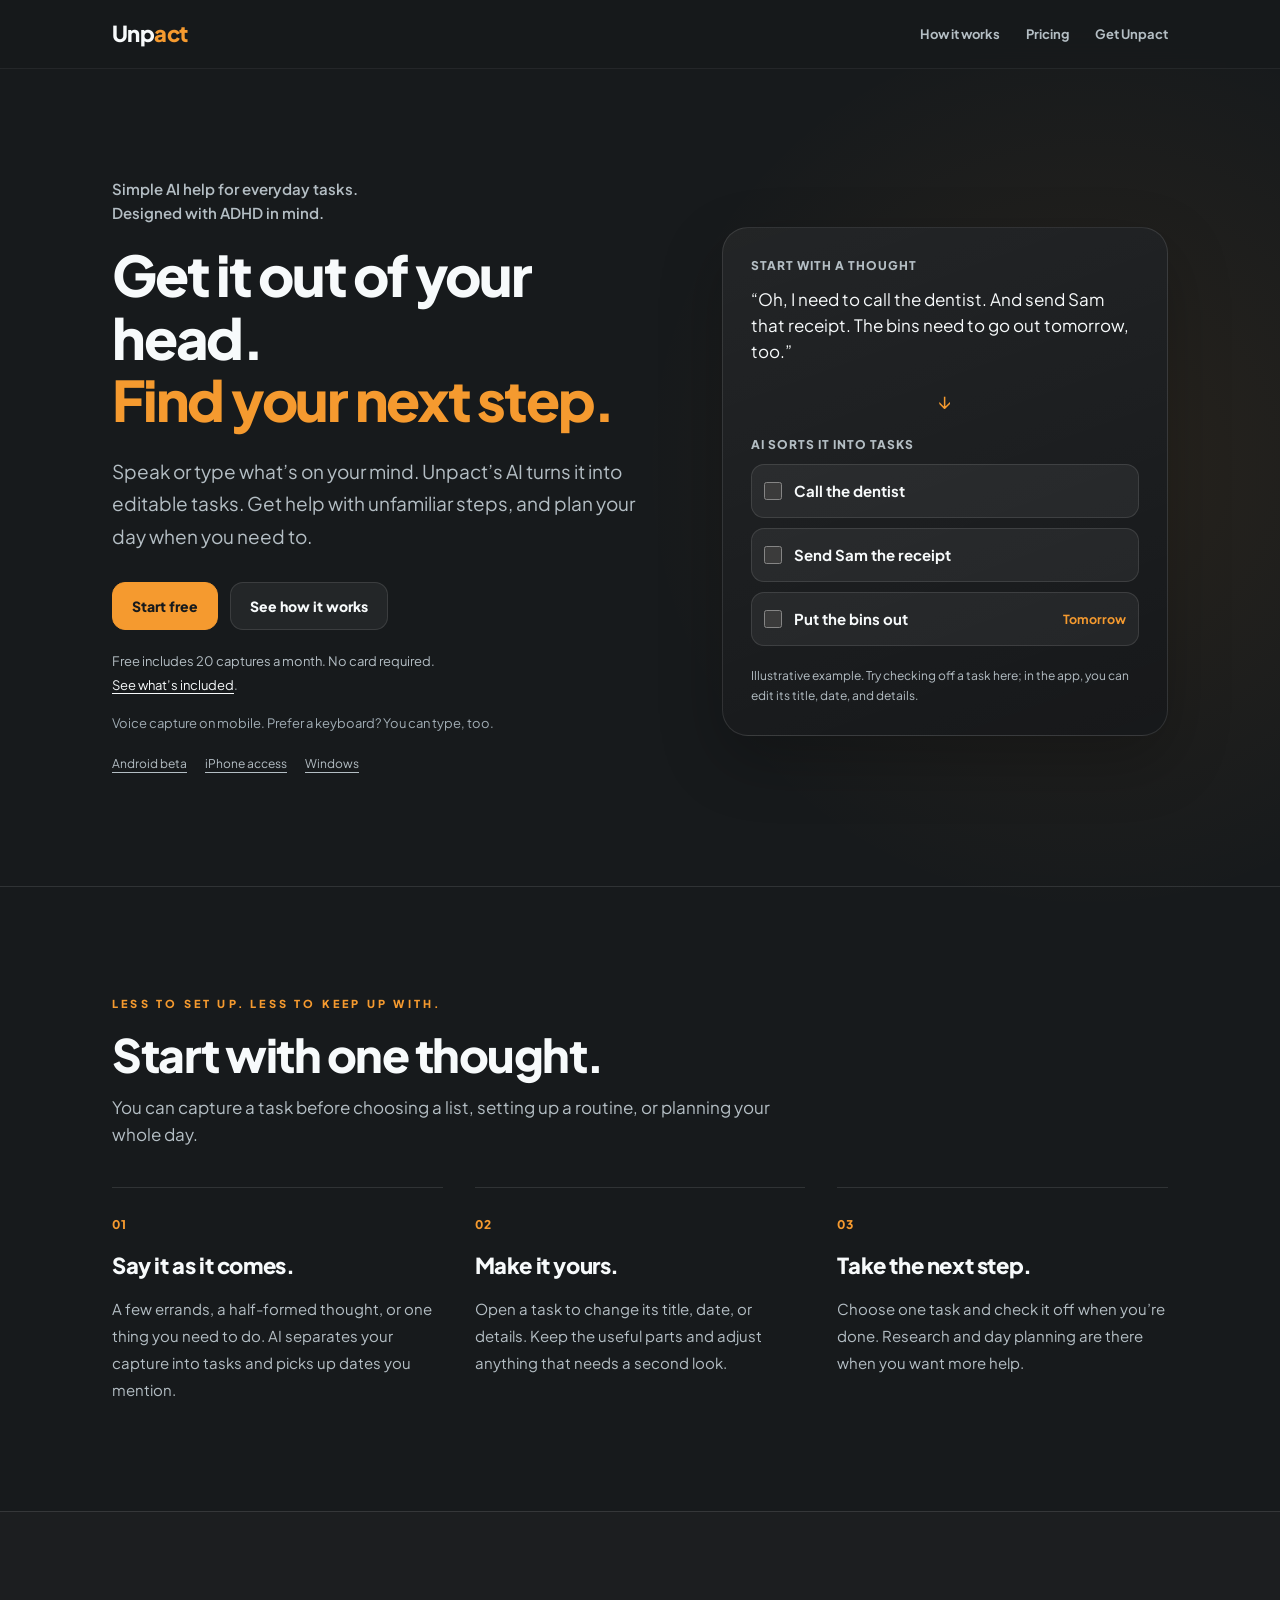
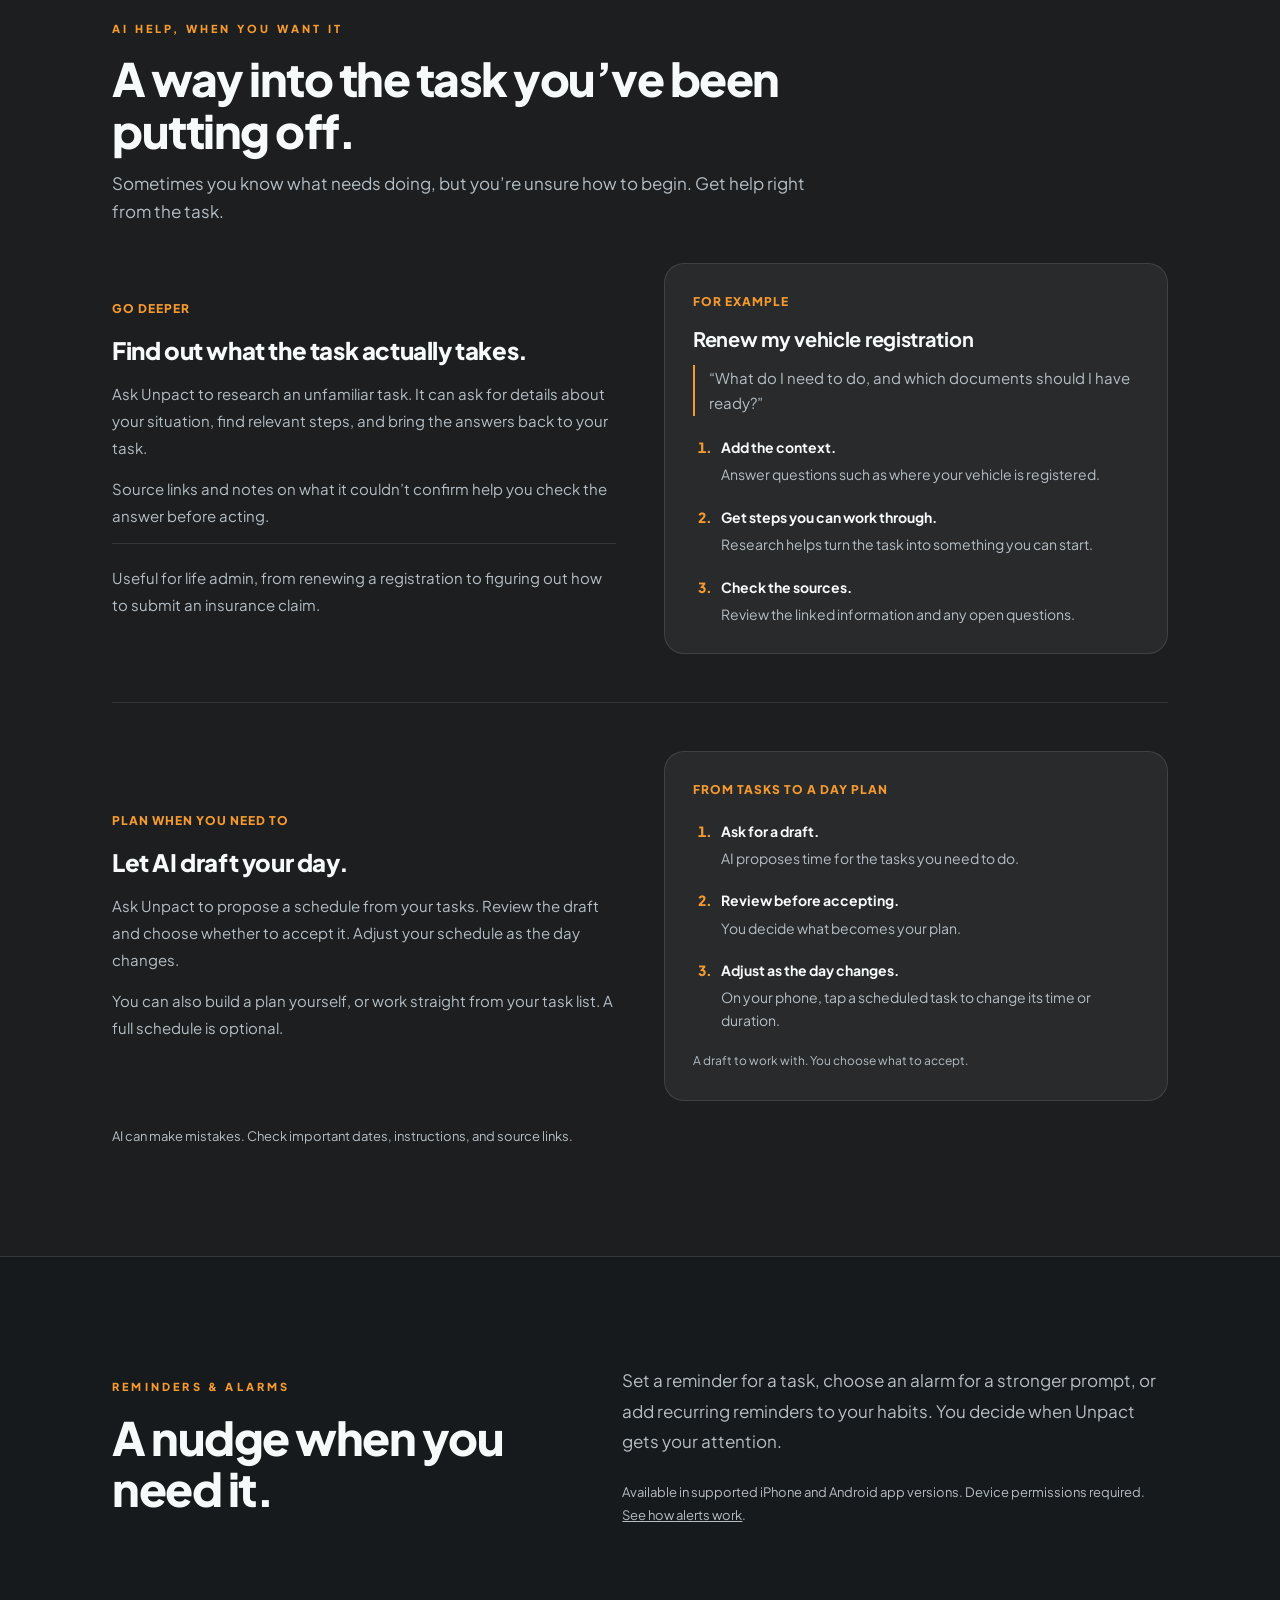
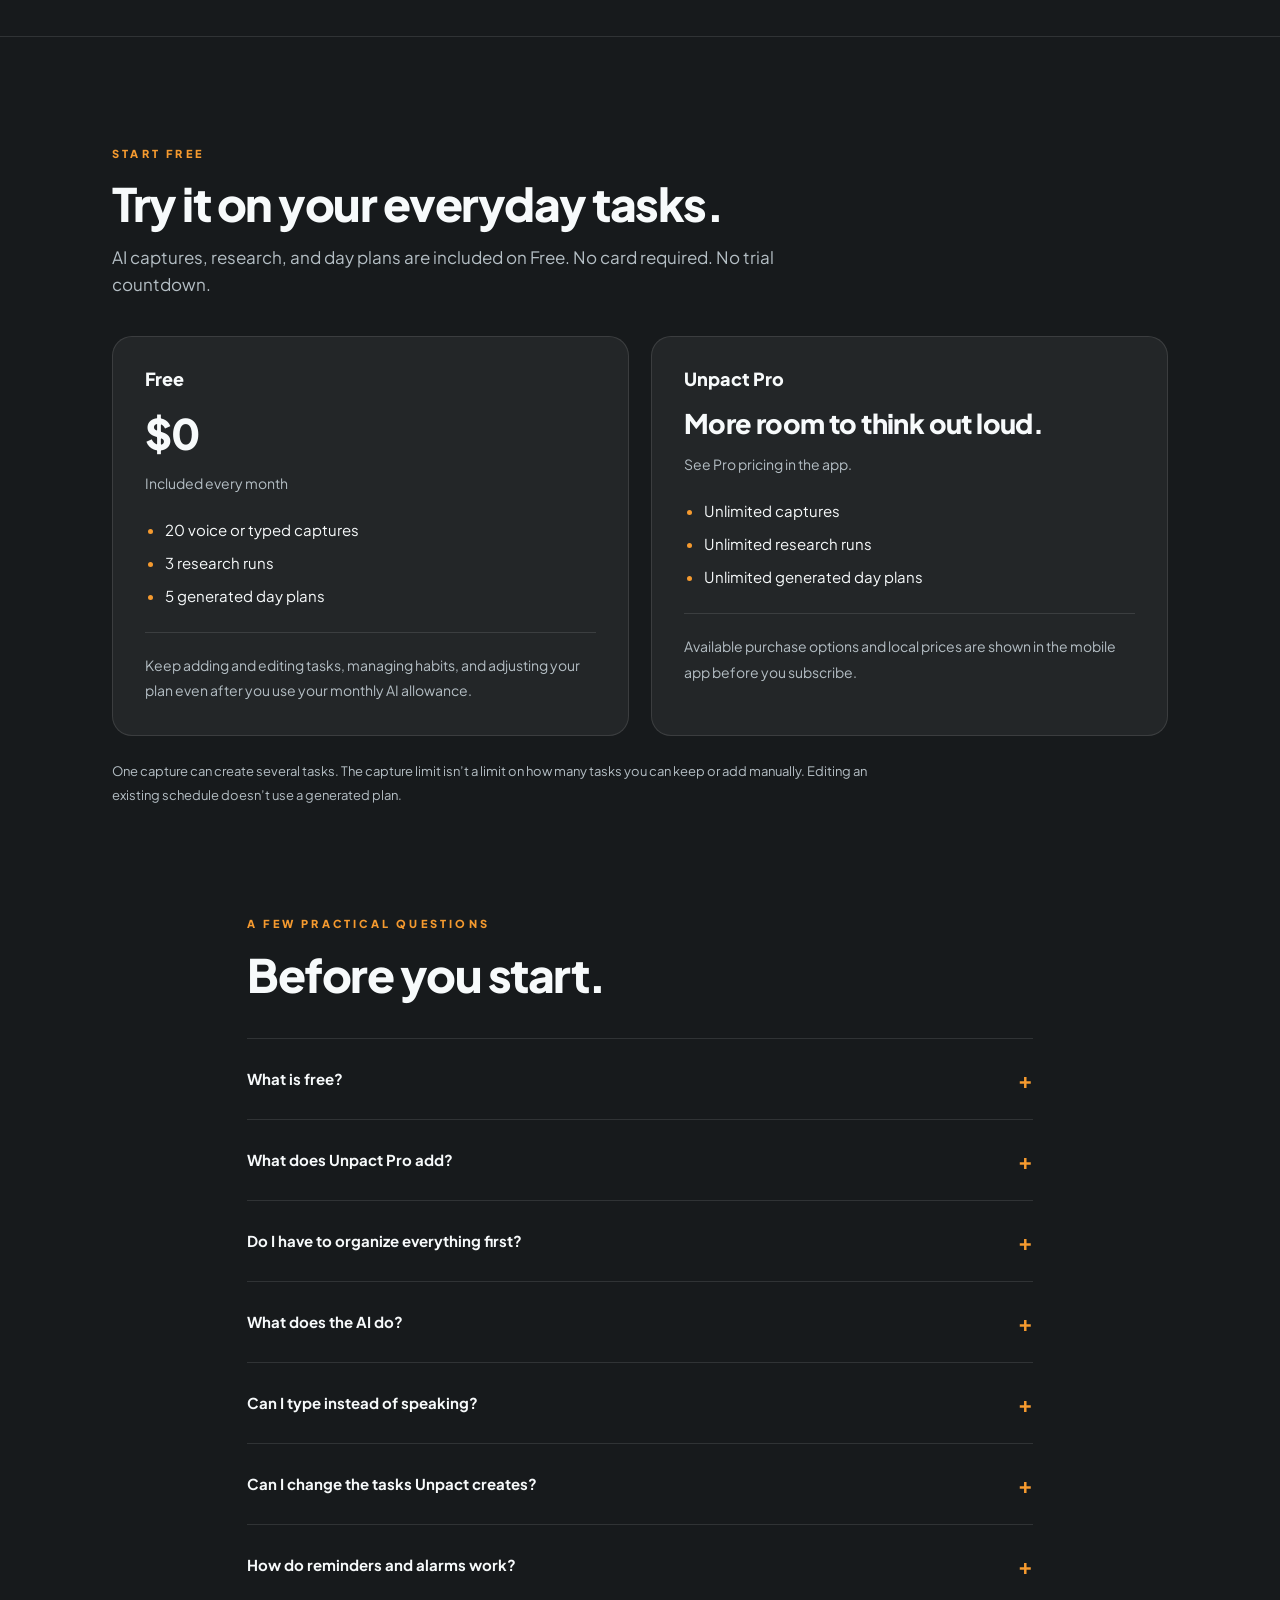
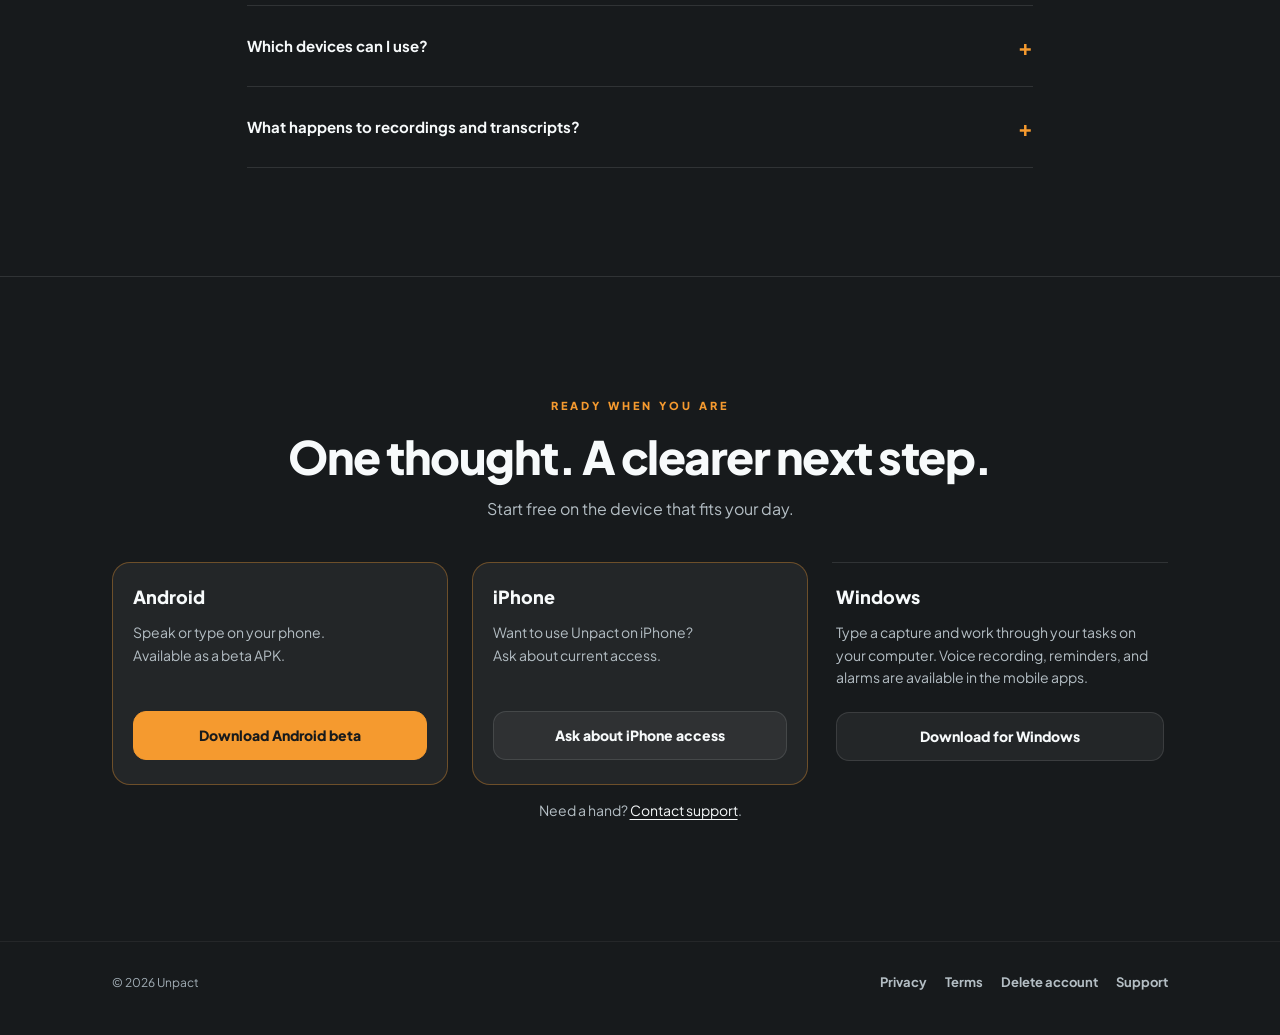
<file: index.html>
<!DOCTYPE html>
<html lang="en">
<head>
  <meta charset="UTF-8" />
  <meta name="viewport" content="width=device-width, initial-scale=1.0" />
  <title>Unpact — Simple AI help for everyday tasks</title>
  <meta name="description" content="Get it out of your head. Find your next step. Unpact uses AI to turn thoughts into editable tasks, research unfamiliar steps, and draft your day. Start free." />
  <link rel="canonical" href="https://www.unpact.app/" />
  <link rel="icon" type="image/png" href="assets/icon.png" />

  <meta property="og:type" content="website" />
  <meta property="og:site_name" content="Unpact" />
  <meta property="og:title" content="Unpact — Simple AI help for everyday tasks" />
  <meta property="og:description" content="Get it out of your head. Find your next step. Turn thoughts into tasks with AI, get help with unfamiliar steps, and plan when you need to. Start free." />
  <meta property="og:url" content="https://www.unpact.app/" />
  <meta property="og:image" content="https://www.unpact.app/assets/icon.png" />
  <meta property="og:image:alt" content="Unpact app icon" />
  <meta name="twitter:card" content="summary" />
  <meta name="twitter:title" content="Unpact — Simple AI help for everyday tasks" />
  <meta name="twitter:description" content="Get it out of your head. Find your next step. Turn thoughts into tasks with AI, get help with unfamiliar steps, and plan when you need to. Start free." />
  <meta name="twitter:image" content="https://www.unpact.app/assets/icon.png" />
  <meta name="twitter:image:alt" content="Unpact app icon" />
  <meta name="theme-color" content="#171A1C" />
  <link rel="preconnect" href="https://fonts.googleapis.com" />
  <link rel="preconnect" href="https://fonts.gstatic.com" crossorigin />
  <link href="https://fonts.googleapis.com/css2?family=Plus+Jakarta+Sans:wght@500;600;700;800&display=swap" rel="stylesheet" />
  <link rel="stylesheet" href="styles.css?v=10" />
  <script src="demo-player.js?v=1" defer></script>
</head>
<body class="home-page">
  <a class="skip-link" href="#main-content">Skip to content</a>
  <header class="site-header">
    <div class="wrap header-inner">
      <a class="brand" href="/" aria-label="Unpact home">
        <span class="wordmark"><span>Unp</span><span>act</span></span>
      </a>
      <nav class="header-links" aria-label="Primary navigation">
        <a class="nav-secondary" href="#how-it-works">How it works</a>
        <a href="#pricing">Pricing</a>
        <a href="#get-unpact">Get Unpact</a>
      </nav>
    </div>
  </header>

  <main id="main-content" tabindex="-1">
    <section class="hero" aria-labelledby="hero-title">
      <div class="wrap hero-grid">
        <div class="hero-copy">
          <p class="hero-eyebrow">Simple AI help for everyday tasks.<br />Designed with ADHD in mind.</p>
          <h1 id="hero-title">Get it out of your head.<br /><span>Find your next step.</span></h1>
          <p class="hero-sub">
            Speak or type what&rsquo;s on your mind. Unpact&rsquo;s AI turns it into
            editable tasks. Get help with unfamiliar steps, and plan your day when you need to.
          </p>
          <div class="button-row">
            <a class="button button-primary" href="#get-unpact">Start free</a>
            <a class="button button-secondary" href="#how-it-works">See how it works</a>
          </div>
          <p class="hero-pricing">
            Free includes 20 captures a month. No card required.<br />
            <a href="#pricing">See what&rsquo;s included</a>.
          </p>
          <p class="availability">Voice capture on mobile. Prefer a keyboard? You can type, too.</p>
          <nav class="hero-platforms" aria-label="Choose your device">
            <a href="#get-android">Android beta</a>
            <a href="#get-iphone">iPhone access</a>
            <a href="#get-windows">Windows</a>
          </nav>
        </div>

        <figure class="dump-preview demo" data-demo="capture" aria-label="Illustrative example of one thought becoming three tasks">
          <!-- demo:capture:media:start -->
          <!-- demo:capture:media:end -->
          <div class="demo-illustration">
            <div class="dump-said">
              <span class="dump-kicker">START WITH A THOUGHT</span>
              <p>&ldquo;Oh, I need to call the dentist. And send Sam that receipt. The bins need to go out tomorrow, too.&rdquo;</p>
            </div>
            <div class="dump-arrow" aria-hidden="true">&darr;</div>
            <div>
              <span class="dump-kicker">AI SORTS IT INTO TASKS</span>
              <ul class="dump-tasks capture-example-tasks">
                <li><label><input type="checkbox" aria-label="Mark example task Call the dentist complete" /><strong>Call the dentist</strong></label></li>
                <li><label><input type="checkbox" aria-label="Mark example task Send Sam the receipt complete" /><strong>Send Sam the receipt</strong></label></li>
                <li><label><input type="checkbox" aria-label="Mark example task Put the bins out complete" /><strong>Put the bins out</strong></label><span>Tomorrow</span></li>
              </ul>
            </div>
          </div>
          <figcaption class="demo-fallback-caption">Illustrative example. Try checking off a task here; in the app, you can edit its title, date, and details.</figcaption>
        </figure>
      </div>
    </section>

    <section id="how-it-works" class="section workflow" aria-labelledby="workflow-title">
      <div class="wrap">
        <div class="section-heading">
          <p class="eyebrow">LESS TO SET UP. LESS TO KEEP UP WITH.</p>
          <h2 id="workflow-title">Start with one thought.</h2>
          <p class="section-lede">You can capture a task before choosing a list, setting up a routine, or planning your whole day.</p>
        </div>
        <ol class="workflow-grid">
          <li class="workflow-step">
            <span class="step-number" aria-hidden="true">01</span>
            <h3>Say it as it comes.</h3>
            <p>A few errands, a half-formed thought, or one thing you need to do. AI separates your capture into tasks and picks up dates you mention.</p>
          </li>
          <li class="workflow-step">
            <span class="step-number" aria-hidden="true">02</span>
            <h3>Make it yours.</h3>
            <p>Open a task to change its title, date, or details. Keep the useful parts and adjust anything that needs a second look.</p>
          </li>
          <li class="workflow-step">
            <span class="step-number" aria-hidden="true">03</span>
            <h3>Take the next step.</h3>
            <p>Choose one task and check it off when you&rsquo;re done. Research and day planning are there when you want more help.</p>
          </li>
        </ol>
      </div>
    </section>

    <section class="section optional-features" aria-labelledby="optional-title">
      <div class="wrap">
        <div class="section-heading">
          <p class="eyebrow">AI HELP, WHEN YOU WANT IT</p>
          <h2 id="optional-title">A way into the task you&rsquo;ve been putting off.</h2>
          <p class="section-lede">Sometimes you know what needs doing, but you&rsquo;re unsure how to begin. Get help right from the task.</p>
        </div>
        <article class="research-showcase" aria-labelledby="research-title">
          <div class="research-copy">
            <p class="card-kicker">GO DEEPER</p>
            <h3 id="research-title">Find out what the task actually takes.</h3>
            <p>Ask Unpact to research an unfamiliar task. It can ask for details about your situation, find relevant steps, and bring the answers back to your task.</p>
            <p>Source links and notes on what it couldn&rsquo;t confirm help you check the answer before acting.</p>
            <p class="research-use-cases">Useful for life admin, from renewing a registration to figuring out how to submit an insurance claim.</p>
          </div>
          <aside class="research-walkthrough" aria-label="Example of using Go Deeper">
            <p class="card-kicker">FOR EXAMPLE</p>
            <h4>Renew my vehicle registration</h4>
            <p class="research-prompt">&ldquo;What do I need to do, and which documents should I have ready?&rdquo;</p>
            <ol class="demo-steps">
              <li><strong>Add the context.</strong><span>Answer questions such as where your vehicle is registered.</span></li>
              <li><strong>Get steps you can work through.</strong><span>Research helps turn the task into something you can start.</span></li>
              <li><strong>Check the sources.</strong><span>Review the linked information and any open questions.</span></li>
            </ol>
          </aside>
        </article>
        <article class="planning-showcase" aria-labelledby="planning-title">
          <div class="planning-copy">
            <p class="card-kicker">PLAN WHEN YOU NEED TO</p>
            <h3 id="planning-title">Let AI draft your day.</h3>
            <p>Ask Unpact to propose a schedule from your tasks. Review the draft and choose whether to accept it. Adjust your schedule as the day changes.</p>
            <p>You can also build a plan yourself, or work straight from your task list. A full schedule is optional.</p>
          </div>
          <figure class="plan-walkthrough demo" data-demo="plan" aria-label="Planning on your phone">
            <!-- demo:plan:media:start -->
            <!-- demo:plan:media:end -->
            <div class="demo-illustration">
              <p class="card-kicker">FROM TASKS TO A DAY PLAN</p>
              <ol class="demo-steps">
                <li><strong>Ask for a draft.</strong><span>AI proposes time for the tasks you need to do.</span></li>
                <li><strong>Review before accepting.</strong><span>You decide what becomes your plan.</span></li>
                <li><strong>Adjust as the day changes.</strong><span>On your phone, tap a scheduled task to change its time or duration.</span></li>
              </ol>
            </div>
            <figcaption class="demo-fallback-caption">A draft to work with. You choose what to accept.</figcaption>
          </figure>
        </article>
        <p class="section-note">AI can make mistakes. Check important dates, instructions, and source links.</p>
      </div>
    </section>

    <section id="reminders" class="section reminders" aria-labelledby="reminders-title">
      <div class="wrap reminders-layout">
        <div class="section-heading">
          <p class="eyebrow">REMINDERS &amp; ALARMS</p>
          <h2 id="reminders-title">A nudge when you need it.</h2>
        </div>
        <div class="reminders-copy">
          <p class="section-lede">Set a reminder for a task, choose an alarm for a stronger prompt, or add recurring reminders to your habits. You decide when Unpact gets your attention.</p>
          <p class="section-note">Available in supported iPhone and Android app versions. Device permissions required. <a href="#reminders-faq">See how alerts work</a>.</p>
        </div>
      </div>
    </section>

    <section id="pricing" class="section" aria-labelledby="pricing-title">
      <div class="wrap">
        <div class="section-heading">
          <p class="eyebrow">START FREE</p>
          <h2 id="pricing-title">Try it on your everyday tasks.</h2>
          <p class="section-lede">AI captures, research, and day plans are included on Free. No card required. No trial countdown.</p>
        </div>
        <div class="pricing-grid">
          <article class="price-card">
            <h3>Free</h3>
            <p class="price-value">$0</p>
            <p class="price-detail">Included every month</p>
            <ul class="price-features">
              <li>20 voice or typed captures</li>
              <li>3 research runs</li>
              <li>5 generated day plans</li>
            </ul>
            <p class="price-note">Keep adding and editing tasks, managing habits, and adjusting your plan even after you use your monthly AI allowance.</p>
          </article>
          <article class="price-card">
            <h3>Unpact Pro</h3>
            <p class="price-value price-value-copy">More room to think out loud.</p>
            <p class="price-detail">See Pro pricing in the app.</p>
            <ul class="price-features">
              <li>Unlimited captures</li>
              <li>Unlimited research runs</li>
              <li>Unlimited generated day plans</li>
            </ul>
            <p class="price-note">Available purchase options and local prices are shown in the mobile app before you subscribe.</p>
          </article>
        </div>
        <p class="section-note">One capture can create several tasks. The capture limit isn&rsquo;t a limit on how many tasks you can keep or add manually. Editing an existing schedule doesn&rsquo;t use a generated plan.</p>
      </div>
    </section>

    <section id="trust" class="section faq" aria-labelledby="faq-title">
      <div class="wrap faq-wrap">
        <div class="section-heading">
          <p class="eyebrow">A FEW PRACTICAL QUESTIONS</p>
          <h2 id="faq-title">Before you start.</h2>
        </div>
        <details>
          <summary>What is free?</summary>
          <p>Free includes 20 voice or typed captures, 3 research runs, and 5 generated day plans each month. Manually adding and editing tasks, managing habits, and editing your schedule are included. One capture can create several tasks.</p>
        </details>
        <details>
          <summary>What does Unpact Pro add?</summary>
          <p>Unpact Pro removes those monthly capture, research, and generated-plan limits. See the available subscriptions, local prices, and billing periods in the mobile app. Manage or cancel through the store where you subscribe.</p>
        </details>
        <details>
          <summary>Do I have to organize everything first?</summary>
          <p>No. Start with a spoken or typed capture. Unpact creates editable tasks without requiring you to choose a list, set up a routine, or schedule your whole day. Add more structure when it helps.</p>
        </details>
        <details>
          <summary>What does the AI do?</summary>
          <p>AI turns your captures into separate tasks and picks up details such as dates you mention. You can also ask it to research a task or draft a day plan. Your tasks stay editable, and you choose whether to accept a proposed plan.</p>
        </details>
        <details>
          <summary>Can I type instead of speaking?</summary>
          <p>Yes. You can type on mobile and Windows. In-app voice recording is available on mobile; Windows uses typed capture.</p>
        </details>
        <details>
          <summary>Can I change the tasks Unpact creates?</summary>
          <p>Yes. Once your capture is processed, open a task to change its title, date, or details. Capture creates tasks automatically; a generated day plan is a separate draft you choose to accept.</p>
        </details>
        <details id="reminders-faq">
          <summary>How do reminders and alarms work?</summary>
          <p>Choose a standard notification for a nudge, or an alarm for a stronger alert. You can also leave alerts off. Habits can have recurring reminders; monthly habits use notifications.</p>
          <p>Reminders and alarms are available in supported iPhone and Android app versions, with device permissions enabled. iPhone alarms require iOS 26 or later. On Android, allow notifications for reminders and alarm access for alarms. These alerts aren&rsquo;t available on Windows or in a browser.</p>
        </details>
        <details>
          <summary>Which devices can I use?</summary>
          <p>Download the Android beta or Windows app below. For current iPhone access, <a href="mailto:support@unpact.app?subject=Unpact%20for%20iPhone">get in touch</a>. Voice recording, reminders, and alarms are mobile features; Windows supports typed capture.</p>
        </details>
        <details>
          <summary>What happens to recordings and transcripts?</summary>
          <p>Opening capture history removes finished memos older than 14 days, including their recordings and memo transcripts. Tasks and task-processing records, including a copy of the input text, remain with your account. This window does not describe provider retention. See our <a href="privacy.html">privacy policy</a> and <a href="delete-account.html">account deletion instructions</a> for details.</p>
        </details>
      </div>
    </section>

    <section id="get-unpact" class="cta" aria-labelledby="download-title">
      <div class="wrap">
        <p class="eyebrow">READY WHEN YOU ARE</p>
        <h2 id="download-title">One thought. A clearer next step.</h2>
        <p>Start free on the device that fits your day.</p>
        <div class="download-grid">
          <article id="get-android" class="download-card download-mobile">
            <h3>Android</h3>
            <p>Speak or type on your phone.<br />Available as a beta APK.</p>
            <a class="button button-primary" href="https://github.com/jaygrth94/unpact-releases/releases/latest/download/Unpact.apk">Download Android beta</a>
          </article>
          <article id="get-iphone" class="download-card download-mobile">
            <h3>iPhone</h3>
            <p>Want to use Unpact on iPhone?<br />Ask about current access.</p>
            <a class="button button-secondary" href="mailto:support@unpact.app?subject=Unpact%20for%20iPhone">Ask about iPhone access</a>
          </article>
          <article id="get-windows" class="download-card download-desktop">
            <h3>Windows</h3>
            <p>Type a capture and work through your tasks on your computer. Voice recording, reminders, and alarms are available in the mobile apps.</p>
            <!-- The latest release has an APK only; this is the available Windows installer. -->
            <a class="button button-secondary" href="https://github.com/jaygrth94/unpact-releases/releases/download/v1.0.0/Unpact-Setup.exe">Download for Windows</a>
          </article>
        </div>
        <p class="download-support">Need a hand? <a href="mailto:support@unpact.app">Contact support</a>.</p>
      </div>
    </section>
  </main>

  <footer>
    <div class="wrap footer-inner">
      <div>&copy; 2026 Unpact</div>
      <nav aria-label="Footer navigation">
        <a href="privacy.html">Privacy</a>
        <a href="terms.html">Terms</a>
        <a href="delete-account.html">Delete account</a>
        <a href="mailto:support@unpact.app">Support</a>
      </nav>
    </div>
  </footer>
</body>
</html>
</file>
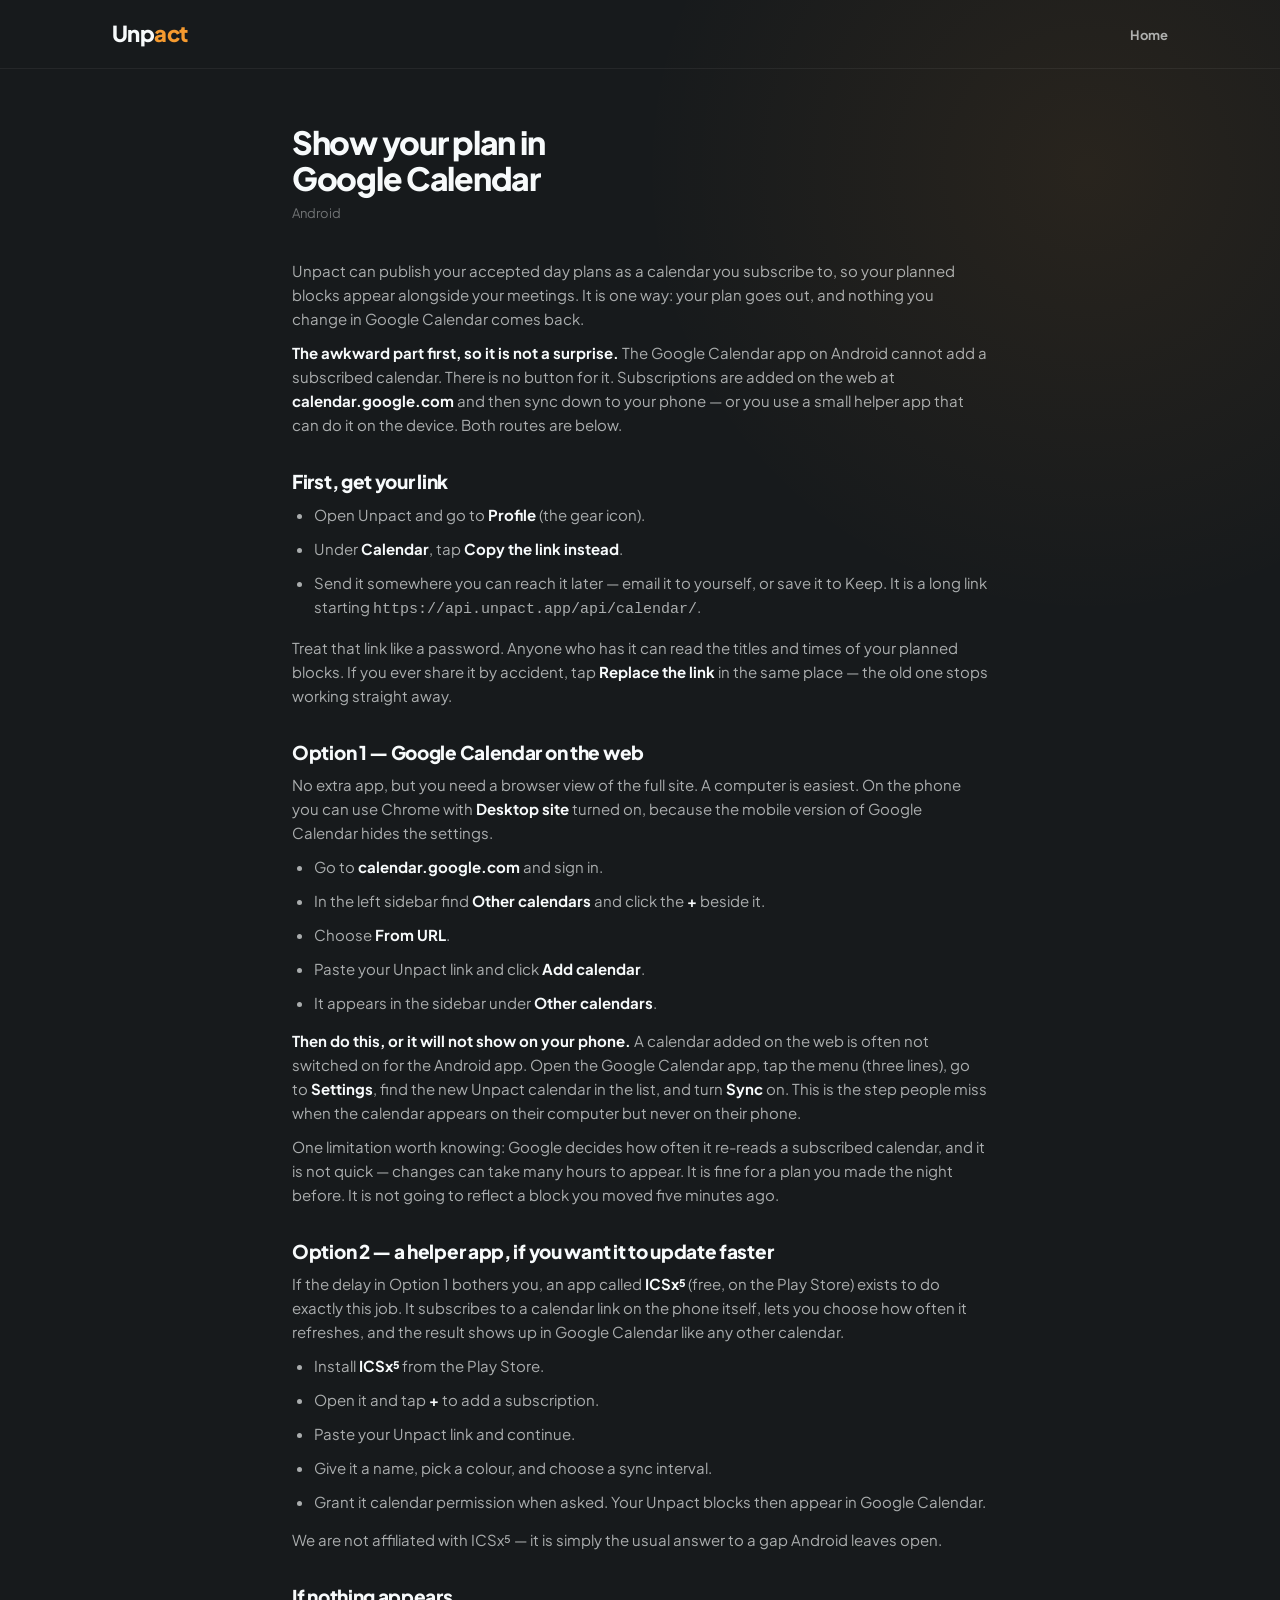
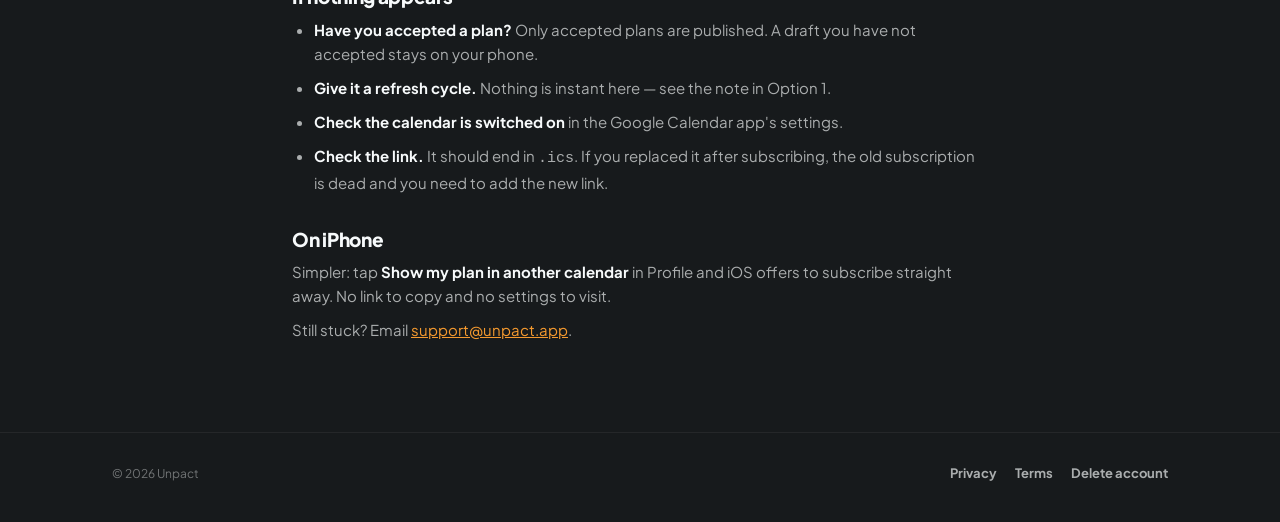
<file: calendar-android.html>
<!DOCTYPE html>
<html lang="en">
<head>
  <meta charset="UTF-8" />
  <meta name="viewport" content="width=device-width, initial-scale=1.0" />
  <title>Show your Unpact plan in Google Calendar — Unpact</title>
  <meta
    name="description"
    content="How to subscribe to your Unpact day plan from Google Calendar on Android."
  />
  <link rel="icon" type="image/png" href="assets/icon.png" />
  <link rel="preconnect" href="https://fonts.googleapis.com" />
  <link rel="preconnect" href="https://fonts.gstatic.com" crossorigin />
  <link href="https://fonts.googleapis.com/css2?family=Plus+Jakarta+Sans:wght@500;600;700;800&display=swap" rel="stylesheet" />
  <link rel="stylesheet" href="styles.css" />
</head>
<body>

<header>
  <div class="wrap">
    <a class="brand" href="index.html">
      <span class="wordmark"><span class="unp">Unp</span><span class="act">act</span></span>
    </a>
    <nav><a href="index.html">Home</a></nav>
  </div>
</header>

<main class="legal wrap">
  <h1>Show your plan in Google Calendar</h1>
  <div class="updated">Android</div>

  <p>Unpact can publish your accepted day plans as a calendar you subscribe to,
  so your planned blocks appear alongside your meetings. It is one way: your
  plan goes out, and nothing you change in Google Calendar comes back.</p>

  <p><strong>The awkward part first, so it is not a surprise.</strong> The Google
  Calendar app on Android cannot add a subscribed calendar. There is no button
  for it. Subscriptions are added on the web at
  <strong>calendar.google.com</strong> and then sync down to your phone — or you
  use a small helper app that can do it on the device. Both routes are below.</p>

  <h2>First, get your link</h2>
  <ul>
    <li>Open Unpact and go to <strong>Profile</strong> (the gear icon).</li>
    <li>Under <strong>Calendar</strong>, tap <strong>Copy the link instead</strong>.</li>
    <li>Send it somewhere you can reach it later — email it to yourself, or save
    it to Keep. It is a long link starting <code>https://api.unpact.app/api/calendar/</code>.</li>
  </ul>

  <p>Treat that link like a password. Anyone who has it can read the titles and
  times of your planned blocks. If you ever share it by accident, tap
  <strong>Replace the link</strong> in the same place — the old one stops working
  straight away.</p>

  <h2>Option 1 — Google Calendar on the web</h2>

  <p>No extra app, but you need a browser view of the full site. A computer is
  easiest. On the phone you can use Chrome with <strong>Desktop site</strong>
  turned on, because the mobile version of Google Calendar hides the settings.</p>

  <ul>
    <li>Go to <strong>calendar.google.com</strong> and sign in.</li>
    <li>In the left sidebar find <strong>Other calendars</strong> and click the
    <strong>+</strong> beside it.</li>
    <li>Choose <strong>From URL</strong>.</li>
    <li>Paste your Unpact link and click <strong>Add calendar</strong>.</li>
    <li>It appears in the sidebar under <strong>Other calendars</strong>.</li>
  </ul>

  <p><strong>Then do this, or it will not show on your phone.</strong> A calendar
  added on the web is often not switched on for the Android app. Open the Google
  Calendar app, tap the menu (three lines), go to <strong>Settings</strong>, find
  the new Unpact calendar in the list, and turn <strong>Sync</strong> on. This is
  the step people miss when the calendar appears on their computer but never on
  their phone.</p>

  <p>One limitation worth knowing: Google decides how often it re-reads a
  subscribed calendar, and it is not quick — changes can take many hours to
  appear. It is fine for a plan you made the night before. It is not going to
  reflect a block you moved five minutes ago.</p>

  <h2>Option 2 — a helper app, if you want it to update faster</h2>

  <p>If the delay in Option 1 bothers you, an app called <strong>ICSx⁵</strong>
  (free, on the Play Store) exists to do exactly this job. It subscribes to a
  calendar link on the phone itself, lets you choose how often it refreshes, and
  the result shows up in Google Calendar like any other calendar.</p>

  <ul>
    <li>Install <strong>ICSx⁵</strong> from the Play Store.</li>
    <li>Open it and tap <strong>+</strong> to add a subscription.</li>
    <li>Paste your Unpact link and continue.</li>
    <li>Give it a name, pick a colour, and choose a sync interval.</li>
    <li>Grant it calendar permission when asked. Your Unpact blocks then appear
    in Google Calendar.</li>
  </ul>

  <p>We are not affiliated with ICSx⁵ — it is simply the usual answer to a gap
  Android leaves open.</p>

  <h2>If nothing appears</h2>
  <ul>
    <li><strong>Have you accepted a plan?</strong> Only accepted plans are
    published. A draft you have not accepted stays on your phone.</li>
    <li><strong>Give it a refresh cycle.</strong> Nothing is instant here — see
    the note in Option 1.</li>
    <li><strong>Check the calendar is switched on</strong> in the Google Calendar
    app's settings.</li>
    <li><strong>Check the link.</strong> It should end in <code>.ics</code>. If
    you replaced it after subscribing, the old subscription is dead and you need
    to add the new link.</li>
  </ul>

  <h2>On iPhone</h2>
  <p>Simpler: tap <strong>Show my plan in another calendar</strong> in Profile and
  iOS offers to subscribe straight away. No link to copy and no settings to
  visit.</p>

  <p>Still stuck? Email <a href="mailto:support@unpact.app">support@unpact.app</a>.</p>
</main>

<footer>
  <div class="wrap">
    <div>© 2026 Unpact</div>
    <nav>
      <a href="privacy.html">Privacy</a>
      <a href="terms.html">Terms</a>
      <a href="delete-account.html">Delete account</a>
    </nav>
  </div>
</footer>

</body>
</html>
</file>
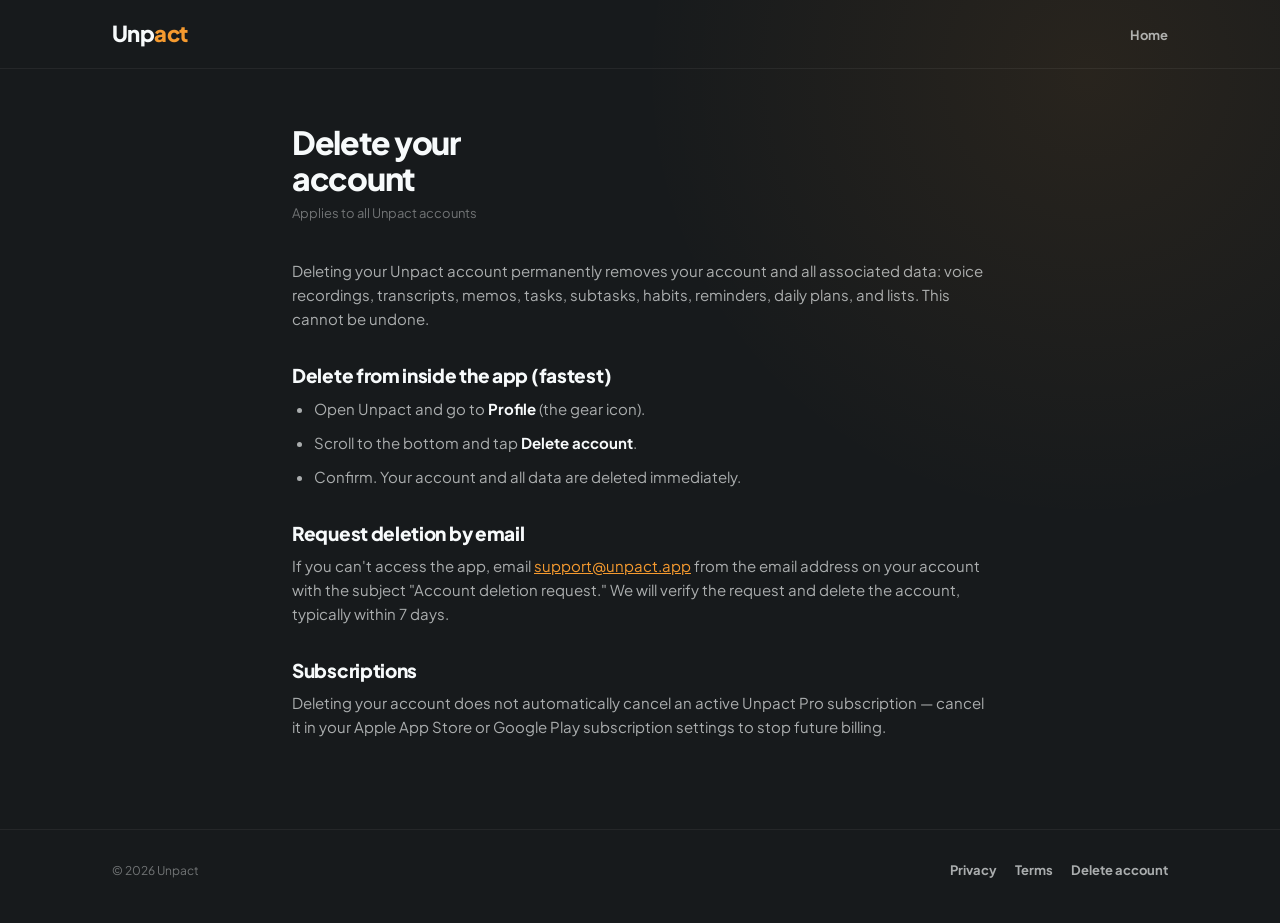
<file: delete-account.html>
<!DOCTYPE html>
<html lang="en">
<head>
  <meta charset="UTF-8" />
  <meta name="viewport" content="width=device-width, initial-scale=1.0" />
  <title>Delete your account — Unpact</title>
  <link rel="icon" type="image/png" href="assets/icon.png" />
  <link rel="preconnect" href="https://fonts.googleapis.com" />
  <link rel="preconnect" href="https://fonts.gstatic.com" crossorigin />
  <link href="https://fonts.googleapis.com/css2?family=Plus+Jakarta+Sans:wght@500;600;700;800&display=swap" rel="stylesheet" />
  <link rel="stylesheet" href="styles.css" />
</head>
<body>

<header>
  <div class="wrap">
    <a class="brand" href="index.html">
      <span class="wordmark"><span class="unp">Unp</span><span class="act">act</span></span>
    </a>
    <nav><a href="index.html">Home</a></nav>
  </div>
</header>

<main class="legal wrap">
  <h1>Delete your account</h1>
  <div class="updated">Applies to all Unpact accounts</div>

  <p>Deleting your Unpact account permanently removes your account and all associated
  data: voice recordings, transcripts, memos, tasks, subtasks, habits, reminders,
  daily plans, and lists.
  This cannot be undone.</p>

  <h2>Delete from inside the app (fastest)</h2>
  <ul>
    <li>Open Unpact and go to <strong>Profile</strong> (the gear icon).</li>
    <li>Scroll to the bottom and tap <strong>Delete account</strong>.</li>
    <li>Confirm. Your account and all data are deleted immediately.</li>
  </ul>

  <h2>Request deletion by email</h2>
  <p>If you can't access the app, email
  <a href="mailto:support@unpact.app?subject=Account%20deletion%20request">support@unpact.app</a>
  from the email address on your account with the subject "Account deletion request."
  We will verify the request and delete the account, typically within 7 days.</p>

  <h2>Subscriptions</h2>
  <p>Deleting your account does not automatically cancel an active Unpact Pro
  subscription — cancel it in your Apple App Store or Google Play subscription
  settings to stop future billing.</p>
</main>

<footer>
  <div class="wrap">
    <div>© 2026 Unpact</div>
    <nav>
      <a href="privacy.html">Privacy</a>
      <a href="terms.html">Terms</a>
      <a href="delete-account.html">Delete account</a>
    </nav>
  </div>
</footer>

</body>
</html>
</file>
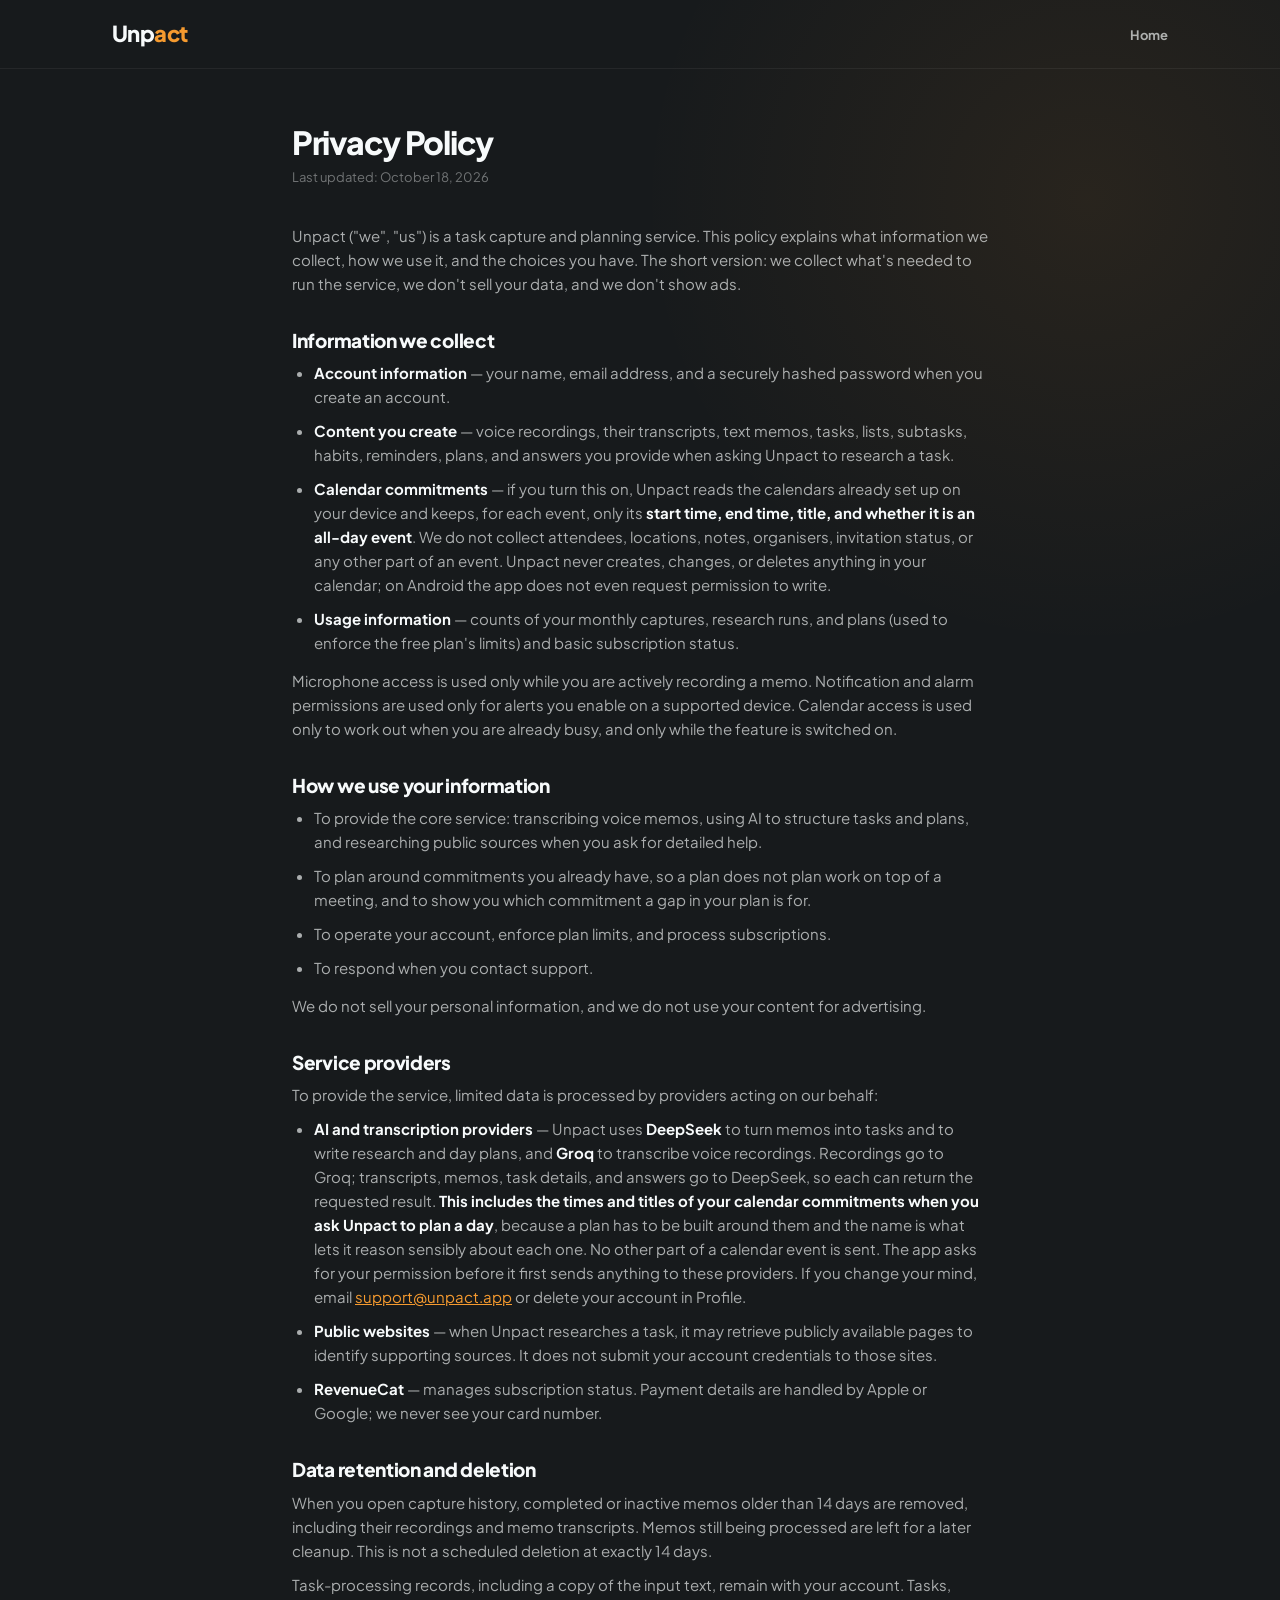
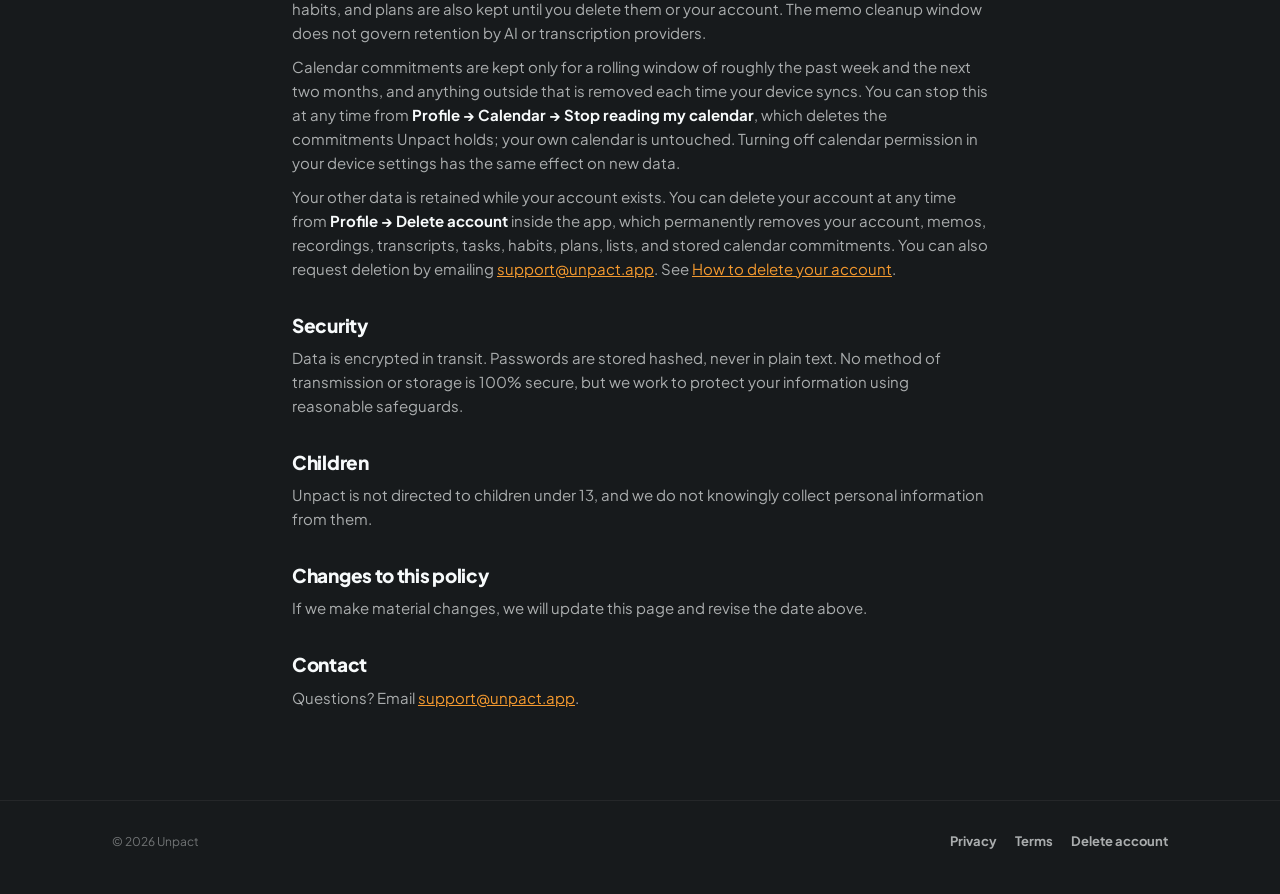
<file: privacy.html>
<!DOCTYPE html>
<html lang="en">
<head>
  <meta charset="UTF-8" />
  <meta name="viewport" content="width=device-width, initial-scale=1.0" />
  <title>Privacy Policy — Unpact</title>
  <link rel="icon" type="image/png" href="assets/icon.png" />
  <link rel="preconnect" href="https://fonts.googleapis.com" />
  <link rel="preconnect" href="https://fonts.gstatic.com" crossorigin />
  <link href="https://fonts.googleapis.com/css2?family=Plus+Jakarta+Sans:wght@500;600;700;800&display=swap" rel="stylesheet" />
  <link rel="stylesheet" href="styles.css" />
</head>
<body>

<header>
  <div class="wrap">
    <a class="brand" href="index.html">
      <span class="wordmark"><span class="unp">Unp</span><span class="act">act</span></span>
    </a>
    <nav><a href="index.html">Home</a></nav>
  </div>
</header>

<main class="legal wrap">
  <h1>Privacy Policy</h1>
  <div class="updated">Last updated: October 18, 2026</div>

  <p>Unpact ("we", "us") is a task capture and planning service. This policy explains what
  information we collect, how we use it, and the choices you have. The short version:
  we collect what's needed to run the service, we don't sell your data, and we don't
  show ads.</p>

  <h2>Information we collect</h2>
  <ul>
    <li><strong>Account information</strong> — your name, email address, and a securely
    hashed password when you create an account.</li>
    <li><strong>Content you create</strong> — voice recordings, their transcripts, text
    memos, tasks, lists, subtasks, habits, reminders, plans, and answers you provide
    when asking Unpact to research a task.</li>
    <li><strong>Calendar commitments</strong> — if you turn this on, Unpact reads the
    calendars already set up on your device and keeps, for each event, only its
    <strong>start time, end time, title, and whether it is an all-day event</strong>.
    We do not collect attendees, locations, notes, organisers, invitation status, or
    any other part of an event. Unpact never creates, changes, or deletes anything in
    your calendar; on Android the app does not even request permission to write.</li>
    <li><strong>Usage information</strong> — counts of your monthly captures, research
    runs, and plans (used to enforce the free plan's limits) and basic subscription
    status.</li>
  </ul>
  <p>Microphone access is used only while you are actively recording a memo.
  Notification and alarm permissions are used only for alerts you enable on a
  supported device. Calendar access is used only to work out when you are already
  busy, and only while the feature is switched on.</p>

  <h2>How we use your information</h2>
  <ul>
    <li>To provide the core service: transcribing voice memos, using AI to structure
    tasks and plans, and researching public sources when you ask for detailed help.</li>
    <li>To plan around commitments you already have, so a plan does not plan work on
    top of a meeting, and to show you which commitment a gap in your plan is for.</li>
    <li>To operate your account, enforce plan limits, and process subscriptions.</li>
    <li>To respond when you contact support.</li>
  </ul>
  <p>We do not sell your personal information, and we do not use your content for
  advertising.</p>

  <h2>Service providers</h2>
  <p>To provide the service, limited data is processed by providers acting on our
  behalf:</p>
  <ul>
    <li><strong>AI and transcription providers</strong> — Unpact uses
    <strong>DeepSeek</strong> to turn memos into tasks and to write research and day
    plans, and <strong>Groq</strong> to transcribe voice recordings. Recordings go to
    Groq; transcripts, memos, task details, and answers go to DeepSeek, so each can
    return the requested result.
    <strong>This includes the times and titles of your calendar commitments when you
    ask Unpact to plan a day</strong>, because a plan has to be built around them and
    the name is what lets it reason sensibly about each one. No other part of a
    calendar event is sent. The app asks for your permission before it first sends
    anything to these providers. If you change your mind, email
    <a href="mailto:support@unpact.app">support@unpact.app</a> or delete your account
    in Profile.</li>
    <li><strong>Public websites</strong> — when Unpact researches a task, it may
    retrieve publicly available pages to identify supporting sources. It does not
    submit your account credentials to those sites.</li>
    <li><strong>RevenueCat</strong> — manages subscription status. Payment details are
    handled by Apple or Google; we never see your card number.</li>
  </ul>

  <h2>Data retention and deletion</h2>
  <p>When you open capture history, completed or inactive memos older than 14 days are removed, including their recordings and memo transcripts. Memos still being processed are left for a later cleanup. This is not a scheduled deletion at exactly 14 days.</p>
  <p>Task-processing records, including a copy of the input text, remain with your account. Tasks, habits, and plans are also kept until you delete them or your account. The memo cleanup window does not govern retention by AI or transcription providers.</p>
  <p>Calendar commitments are kept only for a rolling window of roughly the past week
  and the next two months, and anything outside that is removed each time your device
  syncs. You can stop this at any time from <strong>Profile → Calendar → Stop reading
  my calendar</strong>, which deletes the commitments Unpact holds; your own calendar is
  untouched. Turning off calendar permission in your device settings has the same
  effect on new data.</p>

  <p>Your other data is retained while your account exists. You can delete your account at
  any time from <strong>Profile → Delete account</strong> inside the app, which permanently
  removes your account, memos, recordings, transcripts, tasks, habits, plans, lists, and
  stored calendar commitments. You can also
  request deletion by emailing <a href="mailto:support@unpact.app">support@unpact.app</a>.
  See <a href="delete-account.html">How to delete your account</a>.</p>

  <h2>Security</h2>
  <p>Data is encrypted in transit. Passwords are stored hashed, never in plain text.
  No method of transmission or storage is 100% secure, but we work to protect your
  information using reasonable safeguards.</p>

  <h2>Children</h2>
  <p>Unpact is not directed to children under 13, and we do not knowingly collect
  personal information from them.</p>

  <h2>Changes to this policy</h2>
  <p>If we make material changes, we will update this page and revise the date above.</p>

  <h2>Contact</h2>
  <p>Questions? Email <a href="mailto:support@unpact.app">support@unpact.app</a>.</p>
</main>

<footer>
  <div class="wrap">
    <div>© 2026 Unpact</div>
    <nav>
      <a href="privacy.html">Privacy</a>
      <a href="terms.html">Terms</a>
      <a href="delete-account.html">Delete account</a>
    </nav>
  </div>
</footer>

</body>
</html>
</file>
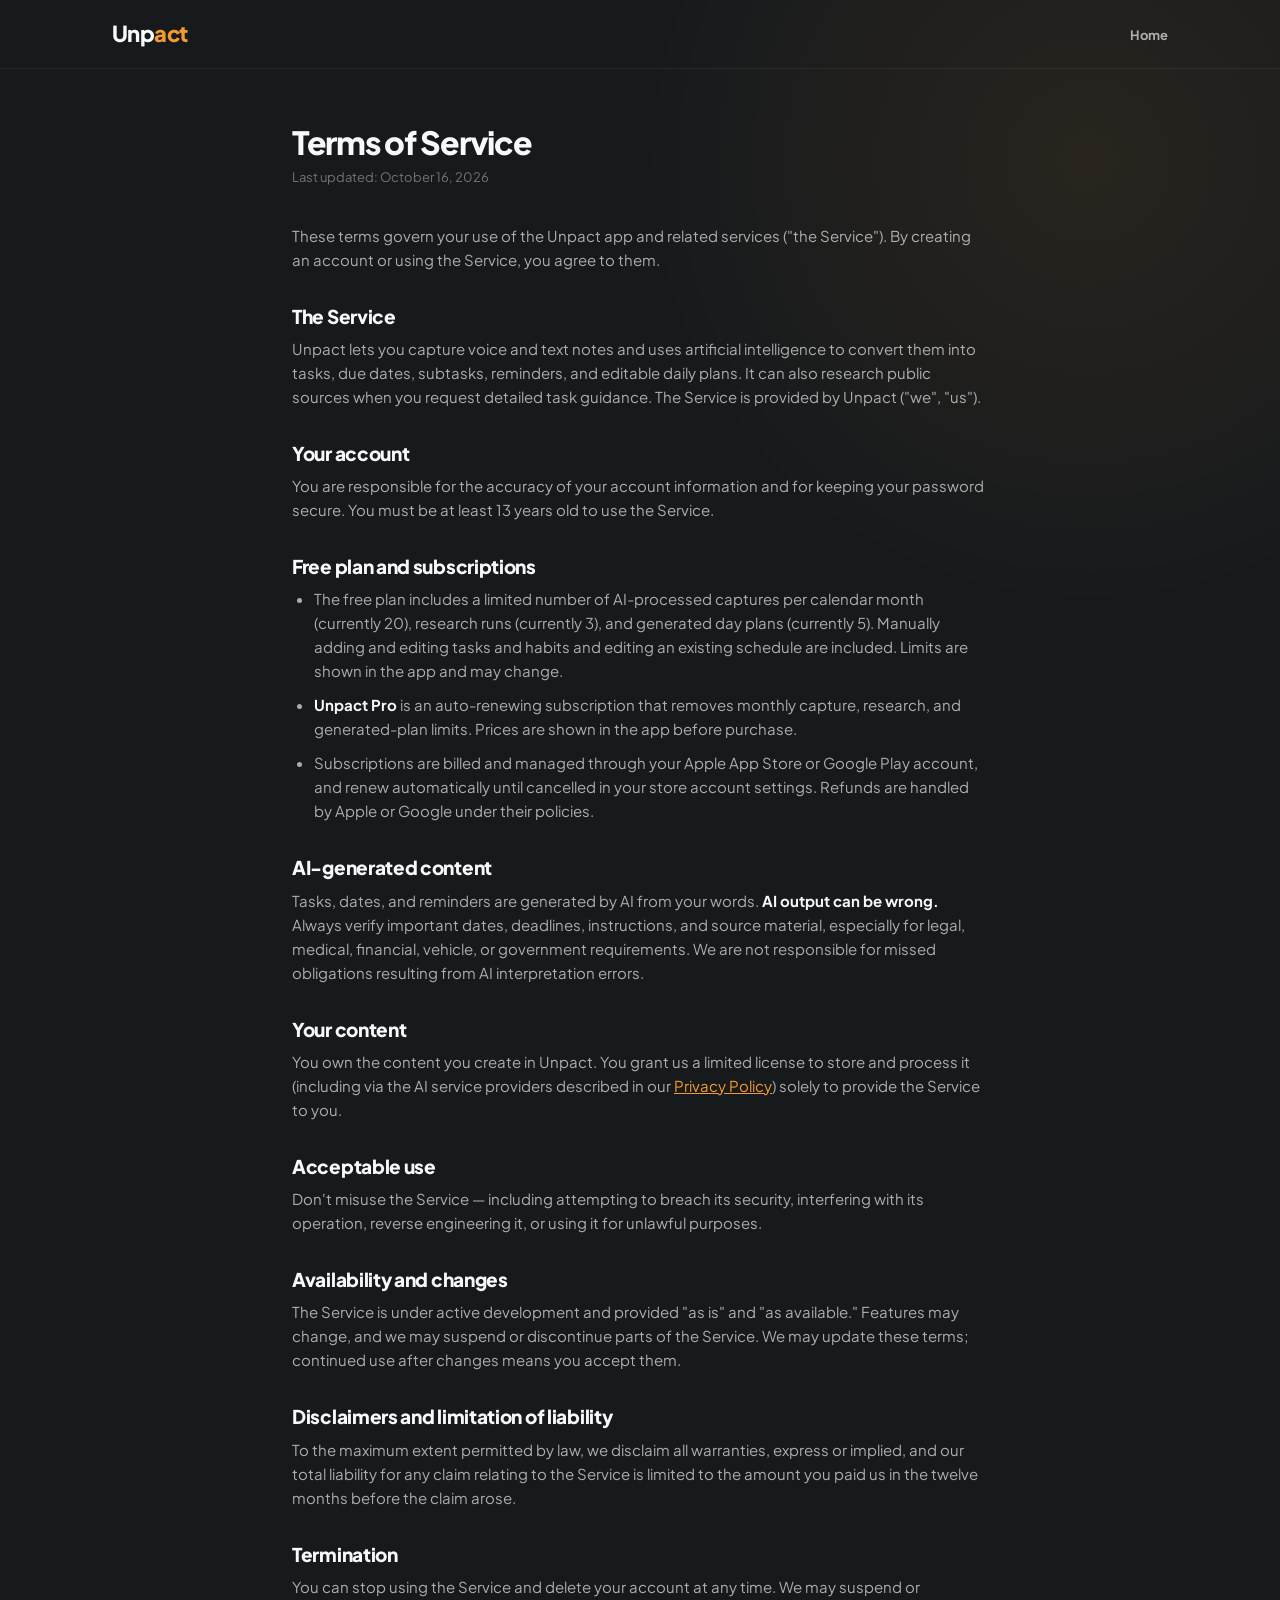
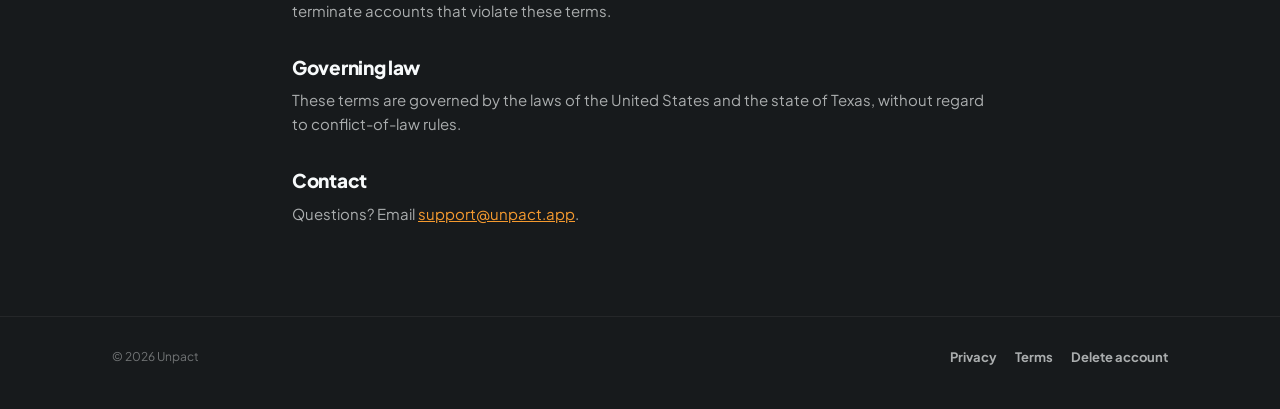
<file: terms.html>
<!DOCTYPE html>
<html lang="en">
<head>
  <meta charset="UTF-8" />
  <meta name="viewport" content="width=device-width, initial-scale=1.0" />
  <title>Terms of Service — Unpact</title>
  <link rel="icon" type="image/png" href="assets/icon.png" />
  <link rel="preconnect" href="https://fonts.googleapis.com" />
  <link rel="preconnect" href="https://fonts.gstatic.com" crossorigin />
  <link href="https://fonts.googleapis.com/css2?family=Plus+Jakarta+Sans:wght@500;600;700;800&display=swap" rel="stylesheet" />
  <link rel="stylesheet" href="styles.css" />
</head>
<body>

<header>
  <div class="wrap">
    <a class="brand" href="index.html">
      <span class="wordmark"><span class="unp">Unp</span><span class="act">act</span></span>
    </a>
    <nav><a href="index.html">Home</a></nav>
  </div>
</header>

<main class="legal wrap">
  <h1>Terms of Service</h1>
  <div class="updated">Last updated: October 16, 2026</div>

  <p>These terms govern your use of the Unpact app and related services ("the
  Service"). By creating an account or using the Service, you agree to them.</p>

  <h2>The Service</h2>
  <p>Unpact lets you capture voice and text notes and uses artificial intelligence to
  convert them into tasks, due dates, subtasks, reminders, and editable daily plans.
  It can also research public sources when you request detailed task guidance. The Service is provided
  by Unpact ("we", "us").</p>

  <h2>Your account</h2>
  <p>You are responsible for the accuracy of your account information and for keeping
  your password secure. You must be at least 13 years old to use the Service.</p>

  <h2>Free plan and subscriptions</h2>
  <ul>
    <li>The free plan includes a limited number of AI-processed captures per calendar
    month (currently 20), research runs (currently 3), and generated day plans (currently 5). Manually adding and editing tasks and habits and editing an existing schedule are included. Limits are shown in the app and may change.</li>
    <li><strong>Unpact Pro</strong> is an auto-renewing subscription that removes monthly capture, research, and generated-plan
    limits. Prices are shown in the app before purchase.</li>
    <li>Subscriptions are billed and managed through your Apple App Store or Google
    Play account, and renew automatically until cancelled in your store account
    settings. Refunds are handled by Apple or Google under their policies.</li>
  </ul>

  <h2>AI-generated content</h2>
  <p>Tasks, dates, and reminders are generated by AI from your words. <strong>AI output
  can be wrong.</strong> Always verify important dates, deadlines, instructions, and
  source material, especially for legal, medical, financial, vehicle, or government
  requirements. We are not
  responsible for missed obligations resulting from AI interpretation errors.</p>

  <h2>Your content</h2>
  <p>You own the content you create in Unpact. You grant us a limited license to
  store and process it (including via the AI service providers described in our
  <a href="privacy.html">Privacy Policy</a>) solely to provide the Service to you.</p>

  <h2>Acceptable use</h2>
  <p>Don't misuse the Service — including attempting to breach its security,
  interfering with its operation, reverse engineering it, or using it for unlawful
  purposes.</p>

  <h2>Availability and changes</h2>
  <p>The Service is under active development and provided "as is" and "as available."
  Features may change, and we may suspend or discontinue parts of the Service. We may
  update these terms; continued use after changes means you accept them.</p>

  <h2>Disclaimers and limitation of liability</h2>
  <p>To the maximum extent permitted by law, we disclaim all warranties, express or
  implied, and our total liability for any claim relating to the Service is limited
  to the amount you paid us in the twelve months before the claim arose.</p>

  <h2>Termination</h2>
  <p>You can stop using the Service and delete your account at any time. We may
  suspend or terminate accounts that violate these terms.</p>

  <h2>Governing law</h2>
  <p>These terms are governed by the laws of the United States and the state of
  Texas, without regard to conflict-of-law rules.</p>

  <h2>Contact</h2>
  <p>Questions? Email <a href="mailto:support@unpact.app">support@unpact.app</a>.</p>
</main>

<footer>
  <div class="wrap">
    <div>© 2026 Unpact</div>
    <nav>
      <a href="privacy.html">Privacy</a>
      <a href="terms.html">Terms</a>
      <a href="delete-account.html">Delete account</a>
    </nav>
  </div>
</footer>

</body>
</html>
</file>
<file: styles.css>
:root {
  --bg: #171a1c;
  --bg-deep: #111315;
  --surface: #23282b;
  --surface-2: #2e3438;
  --card: rgba(255, 255, 255, 0.055);
  --card-hover: rgba(255, 255, 255, 0.075);
  --border: rgba(255, 255, 255, 0.11);
  --accent: #f59a2f;
  --accent-dark: #d4831a;
  --text: #f7fafb;
  --muted: rgba(247, 250, 251, 0.66);
  --faint: rgba(247, 250, 251, 0.4);
  --success: #55b98b;
  --wrap: 1120px;
  --gutter: clamp(16px, 4vw, 32px);
}

* {
  box-sizing: border-box;
  margin: 0;
  padding: 0;
}

html {
  scroll-behavior: smooth;
}

body {
  min-width: 0;
  background:
    radial-gradient(circle at 85% 8%, rgba(245, 154, 47, 0.08), transparent 28rem),
    var(--bg);
  color: var(--text);
  font-family: "Plus Jakarta Sans", -apple-system, BlinkMacSystemFont, "Segoe UI", sans-serif;
  line-height: 1.6;
  -webkit-font-smoothing: antialiased;
}

a {
  color: inherit;
}

.wrap {
  width: min(100%, var(--wrap));
  margin-inline: auto;
  padding-inline: var(--gutter);
}

.site-header {
  position: relative;
  z-index: 10;
  background: rgba(23, 26, 28, 0.88);
  backdrop-filter: blur(18px);
}

.site-header,
body > header:not(.site-header) {
  border-bottom: 1px solid rgba(255, 255, 255, 0.06);
}

.header-inner,
body > header:not(.site-header) > .wrap {
  min-height: 68px;
  display: flex;
  align-items: center;
  justify-content: space-between;
  gap: 20px;
}

.brand {
  flex: 0 0 auto;
  text-decoration: none;
}

.wordmark {
  font-size: 22px;
  font-weight: 800;
  letter-spacing: -0.6px;
}

.wordmark span:last-child {
  color: var(--accent);
}

.header-links {
  min-width: 0;
  display: flex;
  align-items: center;
  justify-content: flex-end;
  gap: clamp(14px, 3vw, 26px);
}

.header-links a,
body > header:not(.site-header) nav a,
footer a {
  color: var(--muted);
  font-size: 13px;
  font-weight: 700;
  text-decoration: none;
}

.header-links a:hover,
footer a:hover {
  color: var(--text);
}

.hero {
  padding-block: clamp(56px, 9vw, 108px) clamp(64px, 9vw, 100px);
}

.hero-grid,
.showcase-grid,
.intelligence-grid {
  display: grid;
  grid-template-columns: minmax(0, 1.02fr) minmax(360px, 0.98fr);
  align-items: center;
  gap: clamp(42px, 7vw, 86px);
}

.hero-copy,
.showcase-copy {
  min-width: 0;
}

.eyebrow {
  color: var(--accent);
  font-size: 11px;
  font-weight: 800;
  letter-spacing: 3.2px;
  margin-bottom: 16px;
}

h1,
h2,
h3 {
  line-height: 1.12;
}

h1 {
  max-width: 13ch;
  font-size: clamp(42px, 5.6vw, 68px);
  font-weight: 800;
  letter-spacing: clamp(-2.6px, -0.04em, -1px);
}

h2 {
  font-size: clamp(30px, 4vw, 46px);
  font-weight: 800;
  letter-spacing: -1.5px;
}

h3 {
  font-size: 18px;
  font-weight: 800;
}

.hero-sub {
  max-width: 55ch;
  margin-top: 24px;
  color: var(--muted);
  font-size: clamp(17px, 2vw, 20px);
  line-height: 1.7;
}

.button-row {
  display: flex;
  flex-wrap: wrap;
  align-items: center;
  gap: 12px;
  margin-top: 30px;
}

.button {
  min-height: 48px;
  display: inline-flex;
  align-items: center;
  justify-content: center;
  border: 1px solid var(--border);
  border-radius: 13px;
  padding: 12px 19px;
  font-size: 14px;
  font-weight: 800;
  text-decoration: none;
  transition: transform 160ms ease, background-color 160ms ease, border-color 160ms ease;
}

.button:hover {
  transform: translateY(-2px);
}

.button-primary {
  border-color: var(--accent);
  background: var(--accent);
  color: var(--bg);
}

.button-primary:hover {
  background: #ffab48;
}

.button-secondary {
  background: var(--card);
  color: var(--text);
}

.button-secondary:hover {
  border-color: rgba(255, 255, 255, 0.22);
  background: var(--card-hover);
}

.availability {
  margin-top: 16px;
  color: var(--faint);
  font-size: 12px;
}

.availability a {
  color: var(--muted);
}

.plan-preview {
  min-width: 0;
  overflow: hidden;
  border: 1px solid var(--border);
  border-radius: 26px;
  background:
    linear-gradient(160deg, rgba(255, 255, 255, 0.075), rgba(255, 255, 255, 0.025)),
    var(--bg-deep);
  box-shadow: 0 35px 90px rgba(0, 0, 0, 0.42), 0 0 80px rgba(245, 154, 47, 0.08);
}

.preview-top,
.preview-weather {
  display: flex;
  align-items: center;
  justify-content: space-between;
  gap: 16px;
}

.preview-top {
  padding: 20px 22px 15px;
  border-bottom: 1px solid var(--border);
}

.preview-top > div {
  display: grid;
  gap: 3px;
}

.preview-top strong {
  font-size: 20px;
}

.preview-kicker {
  color: var(--faint);
  font-size: 8px;
  font-weight: 800;
  letter-spacing: 1.8px;
}

.preview-status {
  display: inline-flex;
  align-items: center;
  gap: 6px;
  color: var(--muted);
  font-size: 10px;
}

.preview-status i {
  width: 7px;
  height: 7px;
  border-radius: 50%;
  background: var(--success);
  box-shadow: 0 0 8px rgba(85, 185, 139, 0.75);
}

.preview-weather {
  padding: 10px 22px;
  color: var(--faint);
  background: rgba(255, 255, 255, 0.025);
  font-size: 9px;
}

.preview-timeline {
  position: relative;
  min-height: 370px;
  padding: 20px 18px 20px 58px;
}

.time-label {
  position: relative;
  left: -44px;
  width: 38px;
  color: var(--faint);
  font-size: 9px;
}

.time-line {
  height: 1px;
  margin: -7px 0 38px;
  background: rgba(255, 255, 255, 0.09);
}

.plan-block {
  position: relative;
  margin: -24px 8px 24px 12px;
  display: grid;
  grid-template-columns: auto 1fr;
  gap: 2px 11px;
  border: 1px solid rgba(245, 154, 47, 0.27);
  border-left: 3px solid var(--accent);
  border-radius: 11px;
  padding: 10px 12px;
  background: rgba(245, 154, 47, 0.12);
}

.plan-block span {
  grid-row: 1 / span 2;
  color: var(--accent);
  font-size: 9px;
  font-weight: 800;
}

.plan-block strong {
  overflow: hidden;
  font-size: 11px;
  white-space: nowrap;
  text-overflow: ellipsis;
}

.plan-block small {
  color: var(--muted);
  font-size: 8px;
}

.block-errand {
  border-color: rgba(111, 142, 166, 0.35);
  border-left-color: #6f8ea6;
  background: rgba(111, 142, 166, 0.13);
}

.block-errand span {
  color: #9db6ca;
}

.block-habit {
  border-color: rgba(85, 185, 139, 0.32);
  border-left-color: var(--success);
  background: rgba(85, 185, 139, 0.11);
}

.block-habit span {
  color: #7dd3aa;
}

.now-line {
  position: relative;
  z-index: 2;
  height: 1px;
  margin: -10px 0 25px;
  background: var(--accent);
  box-shadow: 0 0 8px rgba(245, 154, 47, 0.45);
}

.now-line::before {
  content: "";
  position: absolute;
  top: -3px;
  left: -3px;
  width: 7px;
  height: 7px;
  border-radius: 50%;
  background: var(--accent);
}

.now-line span {
  position: absolute;
  top: -15px;
  right: 0;
  color: var(--accent);
  font-size: 7px;
  font-weight: 800;
}

.preview-action {
  margin: 0 18px 18px;
  border-radius: 11px;
  padding: 11px;
  background: var(--accent);
  color: var(--bg);
  font-size: 11px;
  font-weight: 800;
  text-align: center;
}

.section {
  padding-block: clamp(62px, 9vw, 108px);
}

.section-heading {
  max-width: 780px;
  margin-bottom: 38px;
}

.workflow-grid {
  display: grid;
  grid-template-columns: repeat(4, minmax(0, 1fr));
  gap: 14px;
}

.feature-card {
  position: relative;
  min-width: 0;
  border: 1px solid var(--border);
  border-radius: 18px;
  padding: 24px;
  background: var(--card);
}

.feature-card .step {
  position: absolute;
  top: 18px;
  right: 20px;
  color: rgba(255, 255, 255, 0.2);
  font-size: 10px;
  font-weight: 800;
}

.feature-icon {
  width: 40px;
  height: 40px;
  display: inline-flex;
  align-items: center;
  justify-content: center;
  border-radius: 11px;
  background: rgba(245, 154, 47, 0.12);
  color: var(--accent);
  font-size: 19px;
  font-weight: 800;
}

.feature-card h3 {
  margin-top: 19px;
}

.feature-card p,
.showcase-copy > p,
.platform-grid p {
  margin-top: 10px;
  color: var(--muted);
  font-size: 14px;
}

.showcase {
  border-block: 1px solid rgba(255, 255, 255, 0.055);
  background: rgba(255, 255, 255, 0.018);
}

.showcase-copy > p {
  max-width: 57ch;
  font-size: 16px;
  line-height: 1.75;
}

.check-list {
  display: grid;
  gap: 10px;
  margin-top: 22px;
  list-style: none;
}

.check-list li {
  position: relative;
  padding-left: 28px;
  color: var(--muted);
  font-size: 14px;
}

.check-list li::before {
  content: "✓";
  position: absolute;
  left: 0;
  color: var(--accent);
  font-weight: 800;
}

.desktop-preview {
  min-width: 0;
  overflow: hidden;
  border: 1px solid var(--border);
  border-radius: 18px;
  background: var(--bg-deep);
  box-shadow: 0 30px 70px rgba(0, 0, 0, 0.34);
}

.desktop-title {
  height: 30px;
  padding-left: 12px;
  border-bottom: 1px solid var(--border);
  color: var(--faint);
  font-size: 7px;
  font-weight: 800;
  letter-spacing: 1.8px;
  line-height: 30px;
}

.desktop-body {
  min-height: 340px;
  display: grid;
  grid-template-columns: minmax(0, 1.2fr) minmax(155px, 0.8fr);
}

.mini-timeline {
  min-width: 0;
  display: grid;
  grid-template-columns: 38px minmax(0, 1fr);
  grid-auto-rows: 58px;
  align-items: start;
  gap: 0 8px;
  padding: 25px 15px;
  border-right: 1px solid var(--border);
}

.mini-timeline > span {
  color: var(--faint);
  font-size: 8px;
}

.mini-gap {
  width: 100%;
  border-top: 1px solid rgba(255, 255, 255, 0.08);
}

.mini-block {
  min-width: 0;
  border: 1px solid rgba(245, 154, 47, 0.3);
  border-left: 3px solid var(--accent);
  border-radius: 8px;
  padding: 9px;
  background: rgba(245, 154, 47, 0.12);
  color: var(--text);
  font-size: 9px;
  font-weight: 700;
}

.mini-block.alt {
  border-color: rgba(111, 142, 166, 0.32);
  border-left-color: #6f8ea6;
  background: rgba(111, 142, 166, 0.13);
}

.task-palette {
  min-width: 0;
  padding: 24px 14px;
}

.task-palette > strong {
  display: block;
  margin-bottom: 14px;
  color: var(--muted);
  font-size: 10px;
}

.palette-task {
  min-width: 0;
  display: flex;
  align-items: center;
  justify-content: space-between;
  gap: 8px;
  margin-bottom: 8px;
  border: 1px solid var(--border);
  border-radius: 8px;
  padding: 9px;
  background: var(--card);
  color: var(--muted);
  font-size: 8px;
}

.palette-task span {
  flex: 0 0 auto;
  color: var(--faint);
}

.palette-task.dragging {
  transform: translateX(-24px) rotate(-1deg);
  border-color: rgba(245, 154, 47, 0.45);
  background: #32291e;
  color: var(--text);
  box-shadow: 0 10px 24px rgba(0, 0, 0, 0.35);
}

.task-palette small {
  display: block;
  margin-top: 16px;
  color: var(--faint);
  font-size: 7px;
  text-align: center;
}

.intelligence-grid {
  grid-template-columns: minmax(320px, 0.9fr) minmax(0, 1.1fr);
}

.deep-card {
  min-width: 0;
  border: 1px solid var(--border);
  border-radius: 20px;
  padding: 22px;
  background: linear-gradient(150deg, rgba(245, 154, 47, 0.085), rgba(255, 255, 255, 0.035));
}

.deep-title {
  display: flex;
  align-items: center;
  gap: 13px;
}

.deep-title > div:last-child {
  min-width: 0;
  display: grid;
}

.deep-title span:not(.feature-icon) {
  color: var(--accent);
  font-size: 8px;
  font-weight: 800;
  letter-spacing: 1.6px;
}

.deep-title strong {
  overflow: hidden;
  font-size: 13px;
  white-space: nowrap;
  text-overflow: ellipsis;
}

.question,
.answer {
  margin-top: 18px;
  border-radius: 11px;
  padding: 12px 14px;
  font-size: 11px;
}

.question {
  border: 1px solid var(--border);
  background: rgba(255, 255, 255, 0.04);
  color: var(--text);
}

.answer {
  margin-left: 28px;
  background: var(--accent);
  color: var(--bg);
  font-weight: 700;
}

.source-row {
  display: flex;
  align-items: center;
  justify-content: space-between;
  gap: 12px;
  margin-top: 18px;
  padding-top: 14px;
  border-top: 1px solid var(--border);
  color: var(--faint);
  font-size: 8px;
}

.source-row span:first-child {
  color: #7dd3aa;
  font-weight: 800;
}

.fine-print {
  color: var(--faint) !important;
  font-size: 12px !important;
}

.reminder-grid,
.platform-grid {
  display: grid;
  grid-template-columns: repeat(3, minmax(0, 1fr));
  gap: 14px;
}

.reminder-card {
  min-height: 190px;
}

.example {
  border-block: 1px solid rgba(255, 255, 255, 0.055);
  background: rgba(255, 255, 255, 0.018);
}

.example-grid {
  display: grid;
  grid-template-columns: minmax(0, 1fr) auto minmax(0, 1fr);
  align-items: center;
  gap: 22px;
}

.quote-card,
.result-card {
  min-width: 0;
  border: 1px solid var(--border);
  border-radius: 18px;
  padding: 24px;
  background: var(--card);
}

.quote-card > span,
.result-card > span {
  color: var(--accent);
  font-size: 9px;
  font-weight: 800;
  letter-spacing: 1.8px;
}

blockquote {
  margin-top: 14px;
  font-size: 17px;
  font-style: italic;
  line-height: 1.65;
}

.example-arrow {
  color: var(--accent);
  font-size: 25px;
}

.result-task {
  min-width: 0;
  display: flex;
  align-items: flex-start;
  gap: 12px;
  padding-block: 11px;
  border-top: 1px solid var(--border);
}

.result-task:nth-child(2) {
  margin-top: 10px;
}

.result-task i {
  width: 17px;
  height: 17px;
  flex: 0 0 auto;
  margin-top: 2px;
  border: 2px solid var(--faint);
  border-radius: 50%;
}

.result-task > div {
  min-width: 0;
  display: grid;
}

.result-task strong {
  font-size: 12px;
}

.result-task small {
  margin-top: 2px;
  color: var(--accent);
  font-size: 9px;
}

.platform-grid article {
  min-width: 0;
  border-top: 2px solid rgba(245, 154, 47, 0.55);
  padding: 20px 4px 0;
}

.platform-grid strong {
  font-size: 17px;
}

.faq-wrap {
  max-width: 850px;
}

.faq details {
  border-top: 1px solid var(--border);
  padding-block: 18px;
}

.faq details:last-child {
  border-bottom: 1px solid var(--border);
}

.faq summary {
  display: flex;
  align-items: center;
  justify-content: space-between;
  gap: 16px;
  color: var(--text);
  cursor: pointer;
  font-size: 15px;
  font-weight: 700;
  list-style: none;
}

.faq summary::-webkit-details-marker {
  display: none;
}

.faq summary::after {
  content: "+";
  flex: 0 0 auto;
  color: var(--accent);
  font-size: 22px;
}

.faq details[open] summary::after {
  content: "−";
}

.faq details p {
  max-width: 68ch;
  margin-top: 10px;
  color: var(--muted);
  font-size: 14px;
}

.faq details a {
  color: var(--accent);
}

.cta {
  padding-block: clamp(72px, 10vw, 120px);
  border-top: 1px solid var(--border);
  text-align: center;
}

.cta p:not(.eyebrow) {
  margin-top: 14px;
  color: var(--muted);
}

.button-row-center {
  justify-content: center;
}

footer {
  border-top: 1px solid rgba(255, 255, 255, 0.06);
  padding-block: 30px 42px;
  color: var(--faint);
  font-size: 12px;
}

.footer-inner,
footer > .wrap,
footer nav {
  display: flex;
  align-items: center;
  gap: 18px;
}

.footer-inner {
  justify-content: space-between;
}

.footer-inner,
footer > .wrap {
  justify-content: space-between;
}

footer nav {
  flex-wrap: wrap;
  justify-content: flex-end;
}

/* Legal and account-support pages share this stylesheet. */
.legal {
  max-width: 760px;
  padding-block: 56px 80px;
}

.legal h1 {
  margin-bottom: 6px;
  font-size: 32px;
}

/* A feed URL is long and unbreakable, and on a 320px screen it pushed the
   whole page sideways. Break it rather than let the body scroll. */
.legal code {
  overflow-wrap: anywhere;
  word-break: break-word;
}

.legal .updated {
  margin-bottom: 36px;
  color: var(--faint);
  font-size: 13px;
}

.legal h2 {
  margin: 34px 0 10px;
  font-size: 19px;
  letter-spacing: -0.3px;
}

.legal p,
.legal li {
  margin-bottom: 10px;
  color: var(--muted);
  font-size: 15px;
}

.legal ul {
  margin-bottom: 14px;
  padding-left: 22px;
}

.legal strong {
  color: var(--text);
}

.legal a {
  color: var(--accent);
}

:focus-visible {
  outline: 3px solid rgba(245, 154, 47, 0.72);
  outline-offset: 3px;
}


/* ---------------------------------------------------------------------------
   Hero demonstration: what you said, and what you got back. The old preview
   showed a finished day plan, which is the third thing the app does. This
   shows the first, because that is the promise the page is now making.
   --------------------------------------------------------------------------- */
.dump-preview {
  min-width: 0;
  padding: clamp(20px, 3vw, 28px);
  border: 1px solid var(--border);
  border-radius: 26px;
  background:
    linear-gradient(160deg, rgba(255, 255, 255, 0.075), rgba(255, 255, 255, 0.025)),
    var(--bg-deep);
  box-shadow: 0 35px 90px rgba(0, 0, 0, 0.42), 0 0 80px rgba(245, 154, 47, 0.08);
}

.dump-kicker {
  display: block;
  margin-bottom: 10px;
  color: var(--faint);
  font-size: 11px;
  font-weight: 800;
  letter-spacing: 1.4px;
}

.dump-said p {
  margin: 0;
  color: var(--text);
  font-size: clamp(15px, 1.6vw, 17px);
  line-height: 1.55;
}

.dump-arrow {
  margin: 20px 0 18px;
  color: var(--accent);
  font-size: 20px;
  text-align: center;
}

.dump-tasks {
  display: grid;
  gap: 10px;
  margin: 0;
  padding: 0;
  list-style: none;
}

.dump-tasks li {
  display: flex;
  flex-wrap: wrap;
  align-items: baseline;
  justify-content: space-between;
  gap: 6px 14px;
  padding: 13px 15px;
  border: 1px solid var(--border);
  border-radius: 13px;
  background: var(--card);
}

.dump-tasks strong {
  min-width: 0;
  font-size: 15px;
  font-weight: 700;
}

.dump-tasks span {
  flex-shrink: 0;
  color: var(--accent);
  font-size: 12.5px;
  font-weight: 700;
}

/* The claim the research card exists to make: it says what it could not
   establish, rather than leaving the gap unmarked. */
.unverified-row {
  display: flex;
  align-items: center;
  justify-content: space-between;
  gap: 12px;
  margin-top: 10px;
  padding-top: 10px;
  border-top: 1px solid var(--border);
  color: var(--faint);
  font-size: 8px;
}

.unverified-row span:first-child {
  color: var(--accent);
  font-weight: 800;
}

.section-lede {
  max-width: 58ch;
  margin: 14px auto 0;
  color: var(--muted);
  font-size: clamp(15px, 1.7vw, 17px);
}

/* Two pillars, deliberately only two. */
.pillar-grid {
  display: grid;
  grid-template-columns: repeat(2, minmax(0, 1fr));
  gap: clamp(20px, 3vw, 34px);
  margin-top: clamp(34px, 5vw, 52px);
}

.pillar {
  padding: clamp(24px, 3vw, 34px);
  border: 1px solid var(--border);
  border-radius: 22px;
  background: var(--card);
}

.pillar-number {
  display: inline-block;
  margin-bottom: 14px;
  color: var(--accent);
  font-size: 12px;
  font-weight: 800;
  letter-spacing: 1.6px;
  text-transform: uppercase;
}

.pillar h3 {
  margin-bottom: 12px;
  font-size: clamp(20px, 2.4vw, 25px);
  letter-spacing: -0.4px;
}

.pillar p {
  color: var(--muted);
  font-size: clamp(14.5px, 1.6vw, 16px);
}

.pillar-detail {
  margin-top: 14px;
  padding-top: 14px;
  border-top: 1px solid var(--border);
  color: var(--faint) !important;
  font-size: 14px !important;
}

@media (max-width: 920px) {
  .hero-grid,
  .showcase-grid,
  .intelligence-grid {
    grid-template-columns: 1fr;
  }

  .hero-copy {
    max-width: 720px;
  }

  .plan-preview,
  .desktop-preview,
  .dump-preview,
  .deep-card {
    width: min(100%, 680px);
    margin-inline: auto;
  }

  .workflow-grid {
    grid-template-columns: repeat(2, minmax(0, 1fr));
  }
}

@media (max-width: 680px) {
  .pillar-grid {
    grid-template-columns: 1fr;
  }

  .hero {
    padding-top: 50px;
  }

  .hero-copy,
  .section-heading {
    text-align: center;
  }

  .hero-copy h1,
  .hero-sub {
    margin-inline: auto;
  }

  .hero-copy .button-row {
    justify-content: center;
  }

  .workflow-grid,
  .reminder-grid,
  .platform-grid {
    grid-template-columns: 1fr;
  }

  .desktop-body {
    grid-template-columns: minmax(0, 1fr) minmax(130px, 0.72fr);
  }

  .example-grid {
    grid-template-columns: 1fr;
  }

  .example-arrow {
    transform: rotate(90deg);
    text-align: center;
  }

  .footer-inner {
    align-items: flex-start;
    flex-direction: column;
  }

  footer > .wrap {
    align-items: flex-start;
    flex-direction: column;
  }

  footer nav {
    justify-content: flex-start;
  }
}

@media (max-width: 480px) {
  .header-inner {
    min-height: 62px;
  }

  .nav-secondary {
    display: none;
  }

  .hero-copy {
    text-align: center;
  }

  .button-row {
    align-items: stretch;
    flex-direction: column;
  }

  .button {
    width: 100%;
  }

  .plan-preview {
    border-radius: 20px;
  }

  .preview-top {
    padding-inline: 16px;
  }

  .preview-weather {
    align-items: flex-start;
    flex-direction: column;
    gap: 3px;
    padding-inline: 16px;
  }

  .preview-timeline {
    padding-right: 10px;
    padding-left: 51px;
  }

  .plan-block {
    margin-left: 5px;
  }

  .feature-card,
  .quote-card,
  .result-card,
  .deep-card {
    padding: 20px;
  }

  .desktop-body {
    grid-template-columns: 1fr;
  }

  .task-palette {
    display: none;
  }

  .mini-timeline {
    border-right: 0;
  }

  .answer {
    margin-left: 12px;
  }
}

@media (prefers-reduced-motion: reduce) {
  html {
    scroll-behavior: auto;
  }

  .button {
    transition: none;
  }
}

/* Homepage positioning. Scoped tokens keep support/legal page styling stable. */
.home-page {
  --muted: #b4bec4;
  --faint: #a1adb5;
}

.skip-link {
  position: absolute;
  z-index: 20;
  top: 12px;
  left: 16px;
  padding: 12px 18px;
  border-radius: 8px;
  background: var(--accent);
  color: var(--bg);
  font-weight: 800;
  transform: translateY(-160%);
}

.skip-link:focus {
  transform: translateY(0);
}

.home-page section[id] {
  scroll-margin-top: 24px;
}

.home-page .hero-grid {
  grid-template-columns: minmax(0, 1.1fr) minmax(0, 0.9fr);
  gap: clamp(32px, 5vw, 64px);
}

.hero-eyebrow {
  max-width: 36ch;
  margin-bottom: 18px;
  color: var(--muted);
  font-size: 15px;
  font-weight: 600;
}

.home-page h1 {
  max-width: none;
  font-size: clamp(36px, 4.4vw, 56px);
}

.home-page h1 span {
  color: var(--accent);
}

.home-page .hero-sub {
  max-width: 39ch;
  font-size: clamp(17px, 1.8vw, 19px);
}

.hero-pricing {
  margin-top: 20px;
  color: var(--muted);
  font-size: 13px;
  line-height: 1.8;
}

.hero-pricing a,
.download-support a {
  color: var(--text);
  text-underline-offset: 3px;
}

.home-page .availability {
  max-width: 44ch;
  font-size: 13px;
}

.home-page .button:hover {
  transform: none;
}

.home-page .dump-preview {
  box-shadow: 0 24px 64px rgba(0, 0, 0, 0.24);
}

.home-page .dump-kicker {
  color: var(--muted);
  font-size: 12px;
  letter-spacing: 1px;
}

.home-page .dump-tasks strong {
  overflow-wrap: anywhere;
}

.capture-example-tasks li {
  align-items: center;
  gap: 0 12px;
  padding: 4px 12px;
}

.capture-example-tasks label {
  display: flex;
  flex: 1 1 180px;
  align-items: center;
  gap: 12px;
  min-height: 44px;
  cursor: pointer;
}

.capture-example-tasks input {
  flex: 0 0 auto;
  width: 18px;
  height: 18px;
  accent-color: var(--accent);
  color-scheme: dark;
  cursor: pointer;
}

.capture-example-tasks input:checked + strong {
  color: var(--muted);
  text-decoration: line-through;
}

.capture-example-tasks li > span {
  padding-block: 4px;
}

.dump-preview figcaption {
  margin-top: 20px;
  color: var(--muted);
  font-size: 12px;
  line-height: 1.7;
}

.home-page .section-lede {
  margin-inline: 0;
}

.workflow {
  border-top: 1px solid var(--border);
}

.home-page .workflow-grid {
  grid-template-columns: repeat(3, minmax(0, 1fr));
  gap: 32px;
  list-style: none;
}

.workflow-step {
  min-width: 0;
  border-top: 1px solid var(--border);
  padding-top: 22px;
}

.step-number,
.card-kicker {
  color: var(--accent);
  font-size: 12px;
  font-weight: 800;
  letter-spacing: 1px;
}

.workflow-step h3,
.support-card h3 {
  margin-top: 16px;
  font-size: 22px;
  line-height: 1.35;
  letter-spacing: -0.4px;
}

.workflow-step > p,
.support-card > p:not(.card-kicker) {
  margin-top: 14px;
  color: var(--muted);
  font-size: 15px;
  line-height: 1.8;
}

.optional-features {
  border-block: 1px solid var(--border);
  background: rgba(255, 255, 255, 0.018);
}

.support-grid,
.pricing-grid {
  display: grid;
  grid-template-columns: repeat(2, minmax(0, 1fr));
  gap: 22px;
}

.support-card,
.price-card {
  min-width: 0;
  border: 1px solid var(--border);
  border-radius: 20px;
  padding: clamp(22px, 3vw, 32px);
  background: var(--card);
}

.support-card .research-example {
  border-top: 1px solid var(--border);
  padding-top: 14px;
  font-size: 14px;
}

.section-note {
  max-width: 76ch;
  margin-top: 24px;
  color: var(--muted);
  font-size: 13px;
  line-height: 1.8;
}

.reminders {
  border-bottom: 1px solid var(--border);
}

.reminders-layout {
  display: grid;
  grid-template-columns: minmax(0, 0.9fr) minmax(0, 1.1fr);
  align-items: center;
  gap: clamp(24px, 5vw, 64px);
}

.reminders .section-heading {
  margin-bottom: 0;
}

.reminders .section-lede {
  margin-top: 0;
  line-height: 1.8;
}

.price-value {
  margin-top: 18px;
  font-size: 42px;
  font-weight: 800;
  line-height: 1.25;
  letter-spacing: -1px;
}

.price-value-copy {
  max-width: 19ch;
  font-size: 27px;
  letter-spacing: -0.6px;
}

.price-detail {
  margin-top: 12px;
  color: var(--muted);
  font-size: 14px;
}

.price-features {
  display: grid;
  gap: 9px;
  margin-top: 24px;
  padding-left: 20px;
  font-size: 15px;
}

.price-features li::marker {
  color: var(--accent);
}

.price-note {
  margin-top: 24px;
  border-top: 1px solid var(--border);
  padding-top: 20px;
  color: var(--muted);
  font-size: 14px;
  line-height: 1.8;
}

.home-page .faq {
  padding-top: 0;
}

.home-page .faq summary {
  min-height: 44px;
}

.download-grid {
  display: grid;
  grid-template-columns: repeat(3, minmax(0, 1fr));
  gap: 24px;
  margin-top: 40px;
  text-align: left;
}

.download-card {
  min-width: 0;
  display: flex;
  flex-direction: column;
  align-items: flex-start;
  border-top: 1px solid var(--border);
  padding-top: 24px;
}

.download-card > p {
  flex: 1;
  font-size: 14px;
}

.download-card .button {
  width: 100%;
  margin-top: 24px;
  padding-inline: 12px;
  text-align: center;
}

.cta .download-support {
  margin-top: 32px;
  font-size: 14px;
}

@media (max-width: 920px) {
  .home-page .hero-grid {
    grid-template-columns: 1fr;
  }

  .home-page .hero-copy {
    width: 100%;
    max-width: 680px;
    margin-inline: auto;
  }
}

@media (max-width: 680px) {
  .hero-eyebrow,
  .home-page .availability,
  .home-page .section-lede {
    margin-inline: auto;
  }

  .home-page .workflow-grid,
  .support-grid,
  .pricing-grid,
  .reminders-layout,
  .download-grid {
    grid-template-columns: 1fr;
  }

  .reminders-copy {
    text-align: center;
  }

  .home-page .hero {
    padding-top: 36px;
  }

  .home-page .hero-grid {
    gap: 36px;
  }

  .download-card .button {
    width: auto;
  }
}

@media (max-width: 480px) {
  .home-page .header-links {
    gap: 16px;
  }

  .download-card .button {
    width: 100%;
  }
}

/* Native-demo slots retain text examples until real recordings are supplied. */
.home-page .hero-copy {
  align-self: start;
}

.hero-platforms {
  display: flex;
  flex-wrap: wrap;
  gap: 0 18px;
  margin-top: 8px;
}

.hero-platforms a {
  display: inline-flex;
  align-items: center;
  min-height: 44px;
  color: var(--muted);
  font-size: 12px;
  text-underline-offset: 4px;
}

.planning-showcase,
.research-showcase {
  display: grid;
  grid-template-columns: minmax(0, 1fr) minmax(0, 1fr);
  align-items: center;
  gap: clamp(24px, 4vw, 48px);
}

.planning-copy,
.research-copy,
.research-walkthrough,
.plan-walkthrough {
  min-width: 0;
}

.planning-copy h3,
.research-copy h3 {
  margin-top: 16px;
  font-size: 24px;
  line-height: 1.35;
  letter-spacing: -0.4px;
}

.planning-copy > p:not(.card-kicker),
.research-copy > p:not(.card-kicker) {
  margin-top: 14px;
  color: var(--muted);
  font-size: 15px;
  line-height: 1.8;
}

.plan-walkthrough,
.research-walkthrough {
  padding: clamp(20px, 3vw, 28px);
  border: 1px solid var(--border);
  border-radius: 20px;
  background: var(--card);
}

.demo-steps {
  margin-top: 20px;
  padding-left: 22px;
}

.demo-steps li {
  padding-left: 6px;
  font-size: 14px;
}

.demo-steps li::marker {
  color: var(--accent);
  font-weight: 800;
}

.demo-steps li + li {
  margin-top: 20px;
}

.demo-steps strong,
.demo-steps span {
  display: block;
}

.demo-steps span {
  margin-top: 5px;
  color: var(--muted);
}

.plan-walkthrough figcaption,
.demo-caption {
  margin-top: 20px;
  color: var(--muted);
  font-size: 12px;
  line-height: 1.7;
}

.research-showcase {
  margin-bottom: 48px;
  padding-bottom: 48px;
  border-bottom: 1px solid var(--border);
}

.research-walkthrough h4 {
  margin-top: 14px;
  font-size: 20px;
  line-height: 1.4;
  letter-spacing: -0.3px;
}

.research-prompt {
  margin-top: 12px;
  border-left: 2px solid var(--accent);
  padding-left: 14px;
  color: var(--muted);
  font-size: 15px;
  line-height: 1.7;
}

.research-copy .research-use-cases {
  margin-top: 20px;
  border-top: 1px solid var(--border);
  padding-top: 20px;
  font-size: 14px;
}

.demo-recording ~ .demo-illustration,
.demo-recording ~ .demo-fallback-caption,
.demo [hidden] {
  display: none !important;
}

.demo-video,
.demo-still {
  display: block;
  width: 100%;
  max-width: 320px;
  height: auto;
  margin-inline: auto;
  border-radius: 14px;
  background: var(--bg-deep);
}

.demo-description,
.demo-media-error,
.demo-transcript {
  margin-top: 12px;
  color: var(--muted);
  font-size: 14px;
  line-height: 1.8;
}

.demo-transcript summary {
  min-height: 44px;
  padding-block: 10px;
  color: var(--text);
  cursor: pointer;
  font-weight: 700;
}

.demo-transcript ol {
  padding-left: 22px;
}

.demo-transcript li + li {
  margin-top: 8px;
}

.download-card[id] {
  scroll-margin-top: 24px;
}

.download-mobile {
  padding: 24px 20px;
  border: 1px solid rgba(245, 154, 47, 0.35);
  border-radius: 18px;
  background: var(--card);
}

.download-desktop {
  padding: 24px 4px;
}

@media (max-width: 680px) {
  .hero-platforms {
    justify-content: center;
  }

  .planning-showcase,
  .research-showcase {
    grid-template-columns: 1fr;
  }
}
</file>
